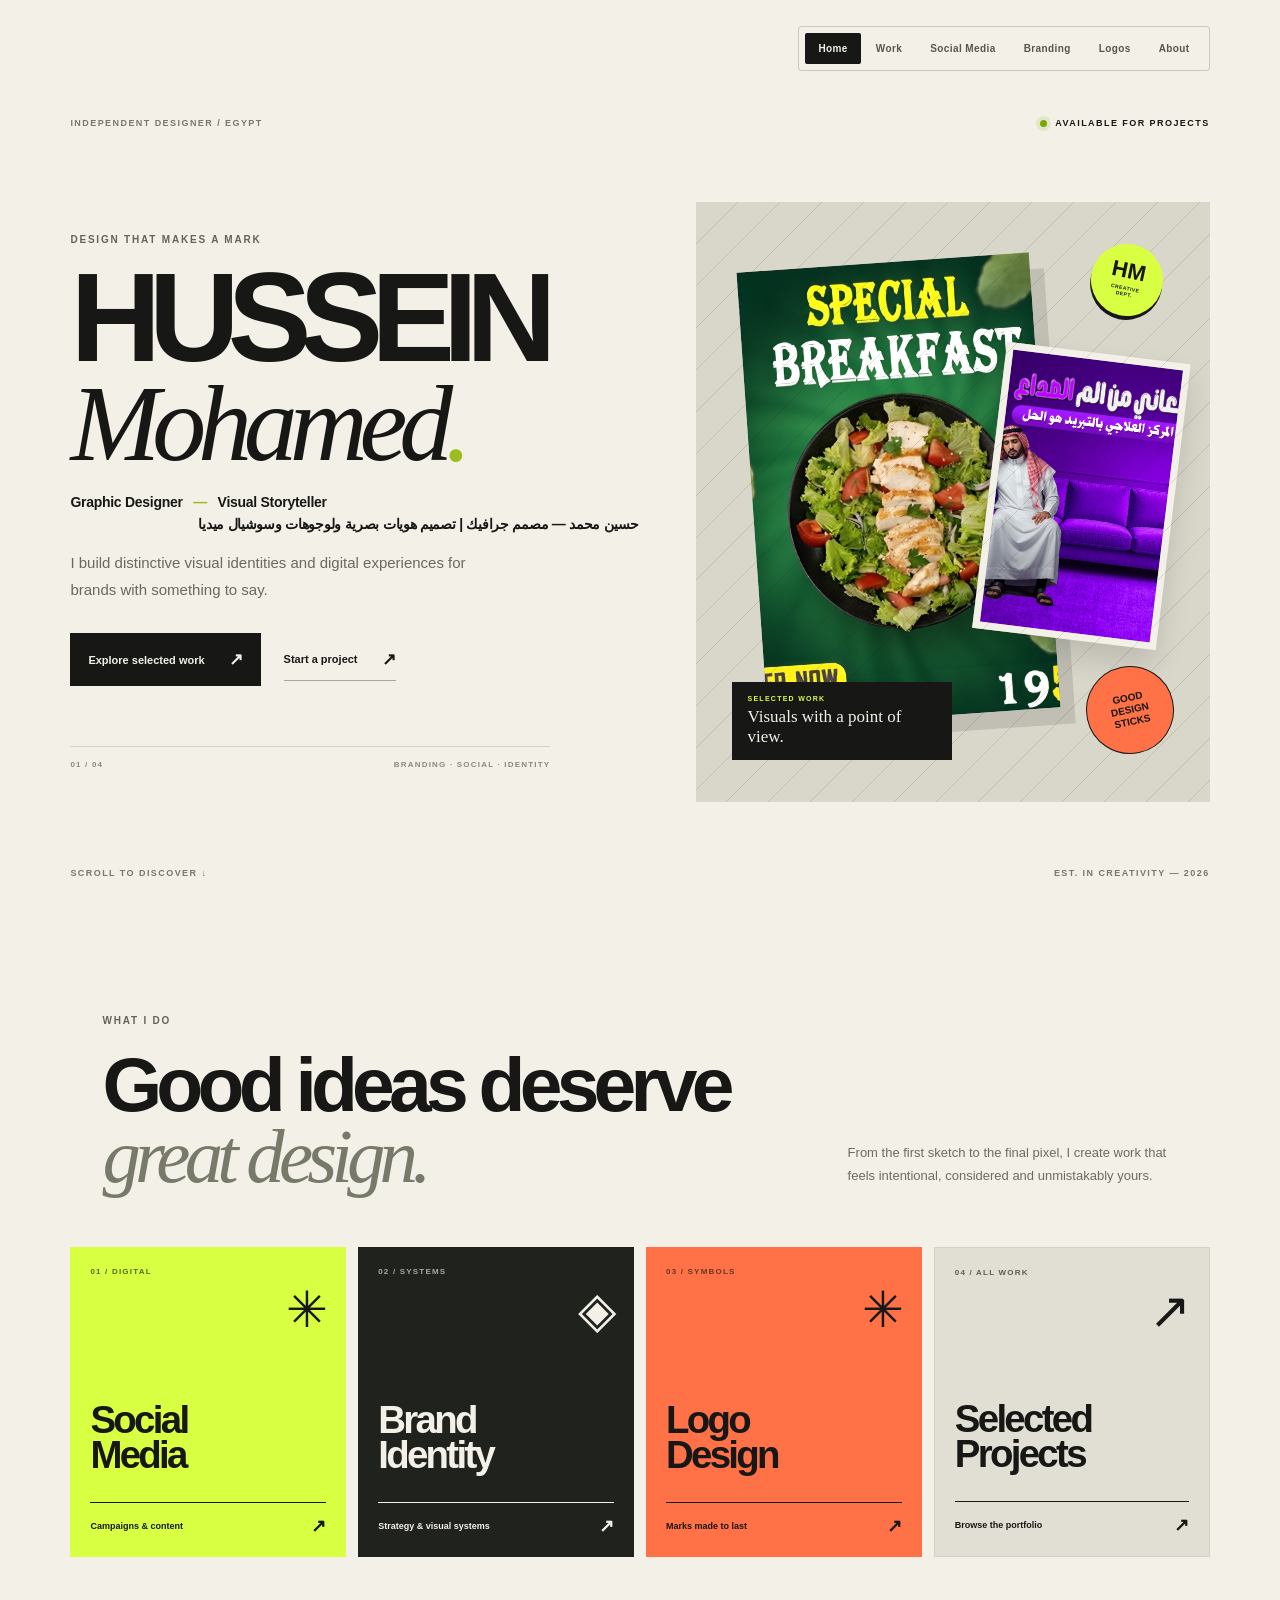
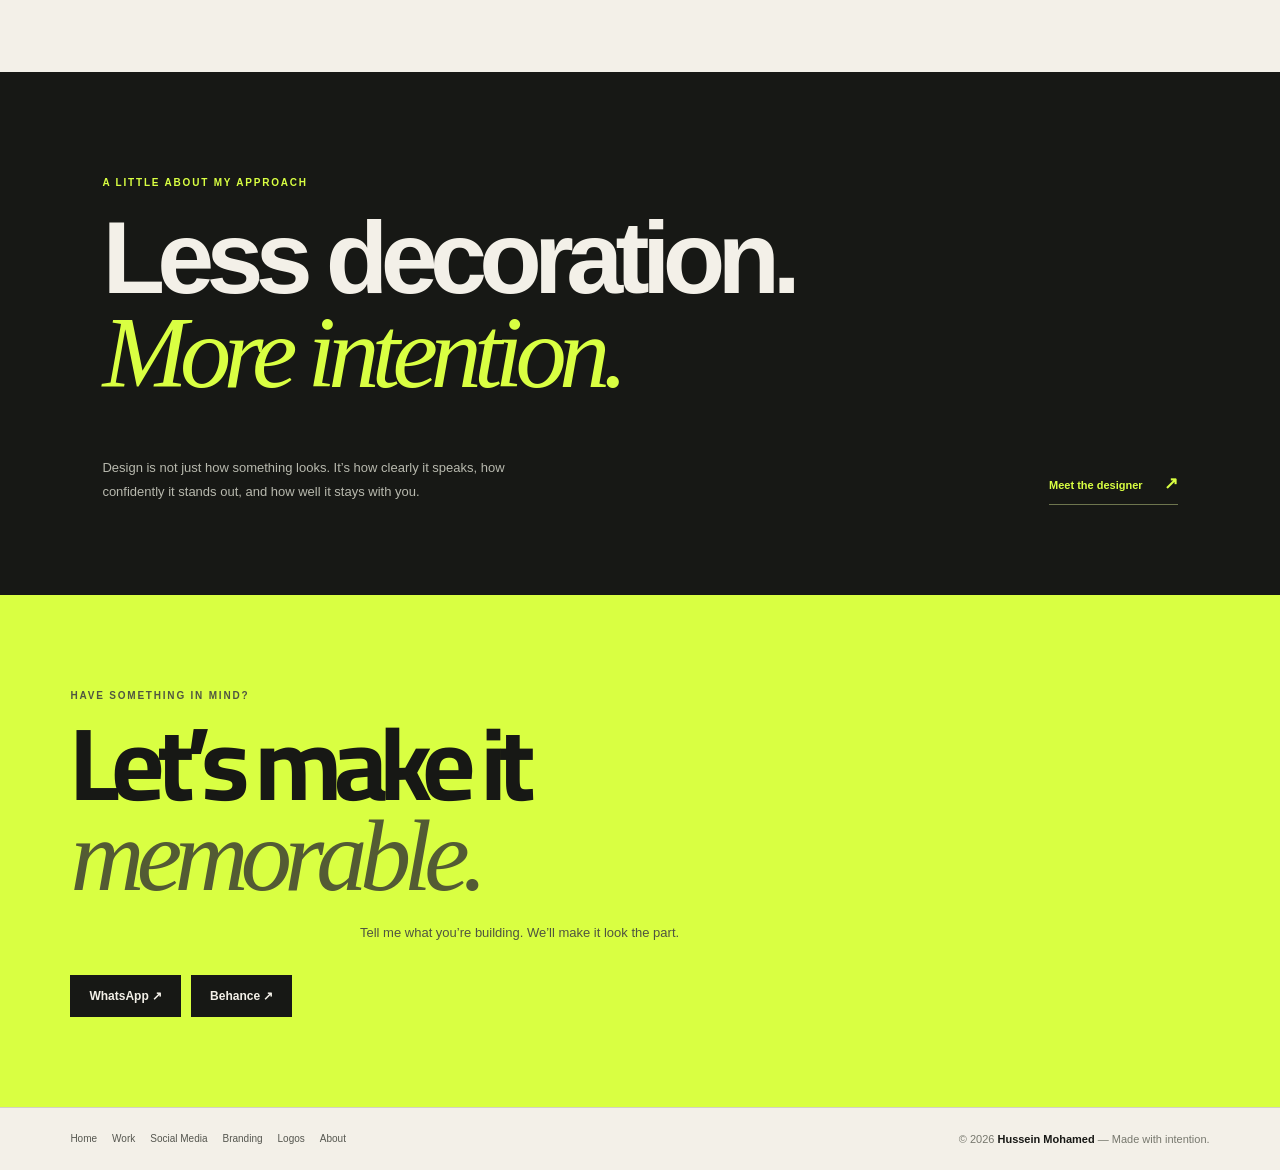
<file: index.html>
<!DOCTYPE html>
<html lang="en">
<head>
<meta charset="UTF-8"><meta name="viewport" content="width=device-width,initial-scale=1.0">
<meta name="theme-color" content="#f3f0e8"><meta name="description" content="حسين محمد — مصمم جرافيك مصري، تصميم هويات بصرية، لوجوهات، وتصميمات سوشيال ميديا. Hussein Mohamed — graphic designer crafting bold identities, campaign visuals and digital experiences.">
<title>حسين محمد — مصمم جرافيك | Hussein Mohamed Graphic Designer</title><link rel="stylesheet" href="style.css">
<link rel="canonical" href="https://husaynmohamed4-star.github.io/PORTOFOLIO1/">
<meta property="og:type" content="website"><meta property="og:title" content="حسين محمد — مصمم جرافيك | Hussein Mohamed"><meta property="og:description" content="Hussein Mohamed — graphic designer crafting bold identities, campaign visuals and digital experiences."><meta property="og:url" content="https://husaynmohamed4-star.github.io/PORTOFOLIO1/"><meta property="og:image" content="https://husaynmohamed4-star.github.io/PORTOFOLIO1/images/social1.jpg">
<meta name="twitter:card" content="summary_large_image">
<script type="application/ld+json">{"@context":"https://schema.org","@type":"Person","name":"Hussein Mohamed","alternateName":["Hussein Mohamed Graphic Designer","حسين محمد","حسين محمد جرافيك","حسين محمد مصمم جرافيك"],"jobTitle":"Graphic Designer","description":"حسين محمد مصمم جرافيك مصري متخصص في الهويات البصرية واللوجو والسوشيال ميديا","url":"https://husaynmohamed4-star.github.io/PORTOFOLIO1/","image":"https://husaynmohamed4-star.github.io/PORTOFOLIO1/images/social1.jpg","sameAs":["https://www.behance.net/595a6836/"],"nationality":"Egyptian"}</script>
</head><body class="home-redesign">
<nav class="portfolio-nav"><a href="index.html" class="active">Home</a><a href="portfolio.html">Work</a><a href="social.html">Social</a><a href="logos.html">Logos</a><a href="branding.html">Branding</a><a href="about.html">About</a></nav>
<main>
<section class="editorial-hero">
 <div class="hero-topline"><span>INDEPENDENT DESIGNER / EGYPT</span><span class="availability"><i></i> AVAILABLE FOR PROJECTS</span></div>
 <div class="hero-layout"><div class="hero-copy"><p class="eyebrow">DESIGN THAT MAKES A MARK</p><h1>Hussein<br><em>Mohamed<span>.</span></em></h1><p class="hero-role">Graphic Designer <b>—</b> Visual Storyteller</p><p class="hero-role" lang="ar" dir="rtl" style="margin-top:6px">حسين محمد — مصمم جرافيك | تصميم هويات بصرية ولوجوهات وسوشيال ميديا</p><p class="hero-intro">I build distinctive visual identities and digital experiences for brands with something to say.</p><div class="hero-actions"><a class="solid-btn" href="portfolio.html">Explore selected work <span>↗</span></a><a class="text-btn" href="https://wa.me/201507280647" target="_blank" rel="noopener">Start a project <span>↗</span></a></div><div class="hero-index"><span>01 / 04</span><span>BRANDING · SOCIAL · IDENTITY</span></div></div>
 <div class="hero-art" aria-label="Selected design work"><div class="art-stamp">HM<br><small>CREATIVE<br>DEPT.</small></div><figure class="art-main"><img src="images/social1.jpg" alt="Selected social media design"></figure><figure class="art-side"><img src="images/social2.jpg" alt="Another selected design"></figure><div class="art-caption"><span>SELECTED WORK</span><b>Visuals with a point of view.</b></div><div class="art-circle">GOOD<br>DESIGN<br>STICKS</div></div></div>
 <div class="hero-bottomline"><span>SCROLL TO DISCOVER ↓</span><span>EST. IN CREATIVITY — 2026</span></div>
</section>
<section class="work-intro"><div><p class="eyebrow">WHAT I DO</p><h2>Good ideas deserve<br><em>great design.</em></h2></div><p class="work-intro-copy">From the first sketch to the final pixel, I create work that feels intentional, considered and unmistakably yours.</p></section>
<section class="services-grid"><a class="service-card service-lime" href="social.html"><span class="service-no">01 / DIGITAL</span><div class="service-symbol">✳</div><h3>Social<br>Media</h3><div class="service-foot"><span>Campaigns & content</span><b>↗</b></div></a><a class="service-card service-dark" href="branding.html"><span class="service-no">02 / SYSTEMS</span><div class="service-symbol">◈</div><h3>Brand<br>Identity</h3><div class="service-foot"><span>Strategy & visual systems</span><b>↗</b></div></a><a class="service-card service-orange" href="logos.html"><span class="service-no">03 / SYMBOLS</span><div class="service-symbol">✳</div><h3>Logo<br>Design</h3><div class="service-foot"><span>Marks made to last</span><b>↗</b></div></a><a class="service-card service-paper" href="portfolio.html"><span class="service-no">04 / ALL WORK</span><div class="service-symbol">↗</div><h3>Selected<br>Projects</h3><div class="service-foot"><span>Browse the portfolio</span><b>↗</b></div></a></section>
<section class="manifesto"><p class="eyebrow">A LITTLE ABOUT MY APPROACH</p><h2>Less decoration.<br><em>More intention.</em></h2><div class="manifesto-bottom"><p>Design is not just how something looks. It’s how clearly it speaks, how confidently it stands out, and how well it stays with you.</p><a href="about.html">Meet the designer <span>↗</span></a></div></section>
<section class="contact-section redesigned-contact"><div class="contact-card"><span class="eyebrow">HAVE SOMETHING IN MIND?</span><h2>Let’s make it<br><em>memorable.</em></h2><p>Tell me what you’re building. We’ll make it look the part.</p><div class="contact-links"><a class="contact-link" href="https://wa.me/201507280647" target="_blank" rel="noopener">WhatsApp ↗</a><a class="contact-link" href="https://www.behance.net/595a6836/" target="_blank" rel="noopener">Behance ↗</a></div></div></section>
</main><footer class="site-footer"><div class="footer-links"><a href="index.html">Home</a><a href="portfolio.html">Work</a><a href="social.html">Social</a><a href="logos.html">Logos</a><a href="branding.html">Branding</a><a href="about.html">About</a></div><div>© 2026 <strong>Hussein Mohamed</strong> — Made with intention.</div></footer>
<script src="site.js"></script>
</body></html>
</file>
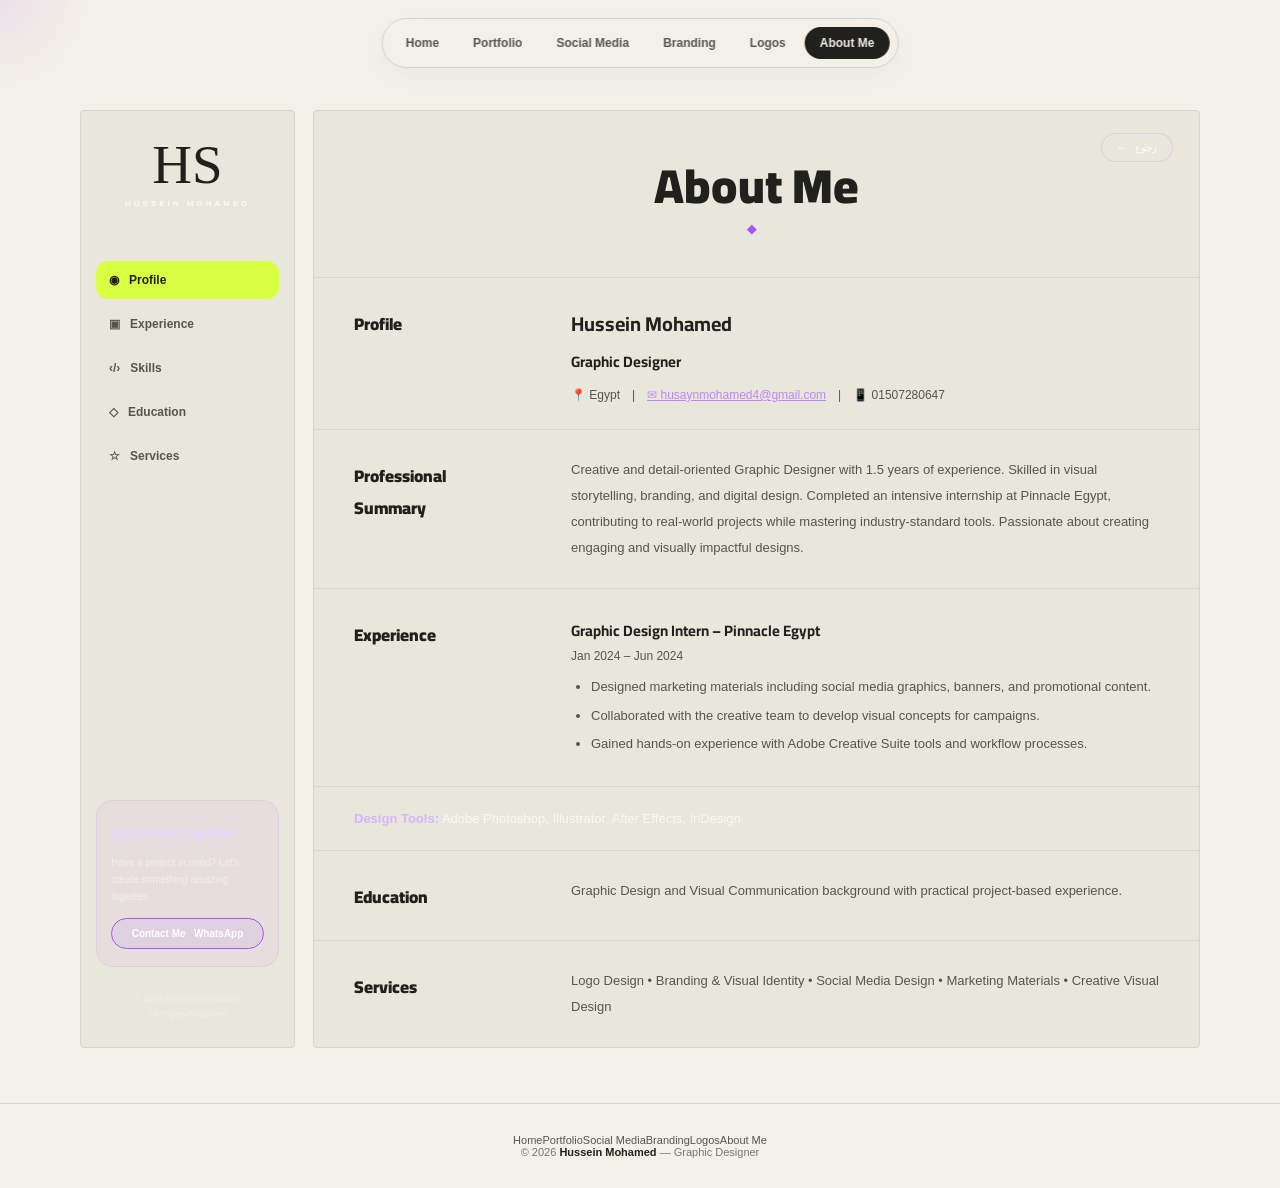
<file: about.html>
<!DOCTYPE html>
<html lang="en">
<head>
<meta charset="UTF-8">
<meta name="viewport" content="width=device-width,initial-scale=1.0">
<title>عن حسين محمد — مصمم جرافيك | About Hussein Mohamed</title>
<meta name="description" content="تعرف على حسين محمد، مصمم جرافيك مصري. Learn about Hussein Mohamed, graphic designer.">
<link rel="stylesheet" href="style.css">
</head>
<body>
<div class="cursor-glow" id="cursorGlow"></div>
<div class="hero-overlay"></div>

<nav class="portfolio-nav">
  <a href="index.html">Home</a>
  <a href="portfolio.html">Portfolio</a>
  <a href="social.html">Social Media</a>
  <a href="logos.html">Logos</a>
  <a href="branding.html">Branding</a>
  <a href="about.html" class="active">About Me</a>
</nav>

<main class="about-page">
  <div class="about-wrap">
    <div class="about-shell">

      <aside class="about-sidebar">
        <div class="about-brand">
          <div class="about-brand-mark">HS</div>
          <div class="about-brand-name">HUSSEIN MOHAMED</div>
        </div>

        <div class="about-menu">
          <a class="active" href="#profile">◉ &nbsp; Profile</a>
          <a href="#experience">▣ &nbsp; Experience</a>
          <a href="#skills">‹/› &nbsp; Skills</a>
          <a href="#education">◇ &nbsp; Education</a>
          <a href="#services">☆ &nbsp; Services</a>
        </div>

        <div class="about-cta">
          <h4>Let's Work Together</h4>
          <p>Have a project in mind? Let's create something amazing together.</p>
          <a class="about-whatsapp" href="https://wa.me/201507280647" target="_blank" rel="noopener">Contact Me &nbsp; WhatsApp</a>
        </div>

        <div class="about-copy">© 2026 Hussein Mohamed<br>All Rights Reserved</div>
      </aside>

      <section class="about-main">
        <div class="about-top">
          <a class="about-back" href="index.html">← &nbsp; رجوع</a>
          <h1 class="about-heading">About Me</h1>
        </div>

        <section class="about-row" id="profile">
          <div class="about-label">Profile</div>
          <div class="about-info">
            <h2>Hussein Mohamed</h2>
            <h3>Graphic Designer</h3>
            <div class="about-contact-line">
              <span>📍 Egypt</span>
              <span>|</span>
              <a href="mailto:husaynmohamed4@gmail.com">✉ husaynmohamed4@gmail.com</a>
              <span>|</span>
              <span>📱 01507280647</span>
            </div>
          </div>
        </section>

        <section class="about-row">
          <div class="about-label">Professional<br>Summary</div>
          <div class="about-info">
            <p>Creative and detail-oriented Graphic Designer with 1.5 years of experience. Skilled in visual storytelling, branding, and digital design. Completed an intensive internship at Pinnacle Egypt, contributing to real-world projects while mastering industry-standard tools. Passionate about creating engaging and visually impactful designs.</p>
          </div>
        </section>

        <section class="about-row" id="experience">
          <div class="about-label">Experience</div>
          <div class="about-info">
            <h3>Graphic Design Intern – Pinnacle Egypt</h3>
            <div class="muted">Jan 2024 – Jun 2024</div>
            <ul>
              <li>Designed marketing materials including social media graphics, banners, and promotional content.</li>
              <li>Collaborated with the creative team to develop visual concepts for campaigns.</li>
              <li>Gained hands-on experience with Adobe Creative Suite tools and workflow processes.</li>
            </ul>
          </div>
        </section>

        <section class="about-tools" id="skills">
          <strong>Design Tools:</strong> Adobe Photoshop, Illustrator, After Effects, InDesign
        </section>

        <section class="about-row" id="education">
          <div class="about-label">Education</div>
          <div class="about-info">
            <p>Graphic Design and Visual Communication background with practical project-based experience.</p>
          </div>
        </section>

        <section class="about-row" id="services">
          <div class="about-label">Services</div>
          <div class="about-info">
            <p>Logo Design • Branding & Visual Identity • Social Media Design • Marketing Materials • Creative Visual Design</p>
          </div>
        </section>
      </section>

    </div>
  </div>
</main>

<footer class="site-footer">
  <div class="footer-links">
    <a href="index.html">Home</a>
    <a href="portfolio.html">Portfolio</a>
    <a href="social.html">Social Media</a>
    <a href="logos.html">Logos</a>
    <a href="branding.html">Branding</a>
    <a href="about.html">About Me</a>
  </div>
  <div>© 2026 <strong>Hussein Mohamed</strong> — Graphic Designer</div>
</footer>

<script>
(function(){
  const g=document.getElementById('cursorGlow');
  if(g) window.addEventListener('mousemove',e=>{
    g.style.left=e.clientX+'px';
    g.style.top=e.clientY+'px';
  },{passive:true});
})();
</script>
<script src="site.js"></script>
</body>
</html>
</file>
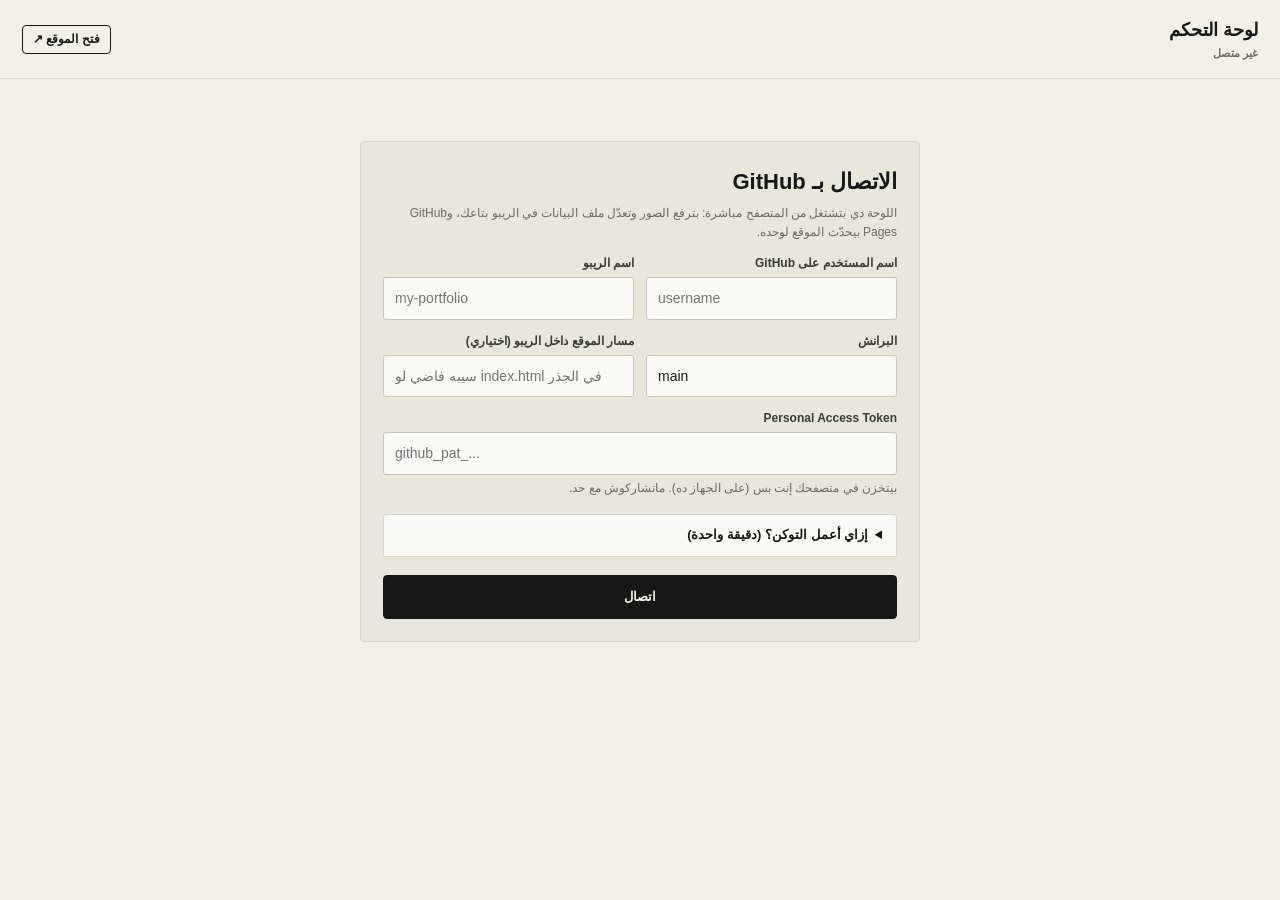
<file: admin.html>
<!DOCTYPE html>
<html lang="ar" dir="rtl">
<head>
<meta charset="UTF-8">
<meta name="viewport" content="width=device-width,initial-scale=1.0">
<meta name="robots" content="noindex,nofollow">
<title>لوحة التحكم — Hussein Mohamed</title>
<style>
:root{--paper:#f3f0e8;--ink:#171815;--acid:#d9ff42;--line:#d8d5ca;--card:#e9e6dc;--muted:#6b6c63;--danger:#d2432a;--ok:#4f7d00}
*{box-sizing:border-box;margin:0;padding:0}
body{font-family:Cairo,Tahoma,Arial,sans-serif;background:var(--paper);color:var(--ink);line-height:1.6;padding-bottom:90px}
button,input,select,textarea{font:inherit;color:inherit}
button{cursor:pointer}
.top{display:flex;align-items:center;justify-content:space-between;gap:12px;padding:16px 22px;border-bottom:1px solid var(--line);background:var(--paper);position:sticky;top:0;z-index:20}
.top h1{font-size:18px;font-weight:800}
.top h1 small{display:block;font-size:11px;color:var(--muted);font-weight:600}
.btn{border:1px solid var(--ink);background:transparent;padding:8px 16px;border-radius:4px;font-weight:700;font-size:13px;transition:.15s}
.btn:hover{background:var(--ink);color:var(--paper)}
.btn.solid{background:var(--ink);color:var(--paper)}
.btn.solid:hover{background:#000}
.btn.acid{background:var(--acid);border-color:var(--ink);color:var(--ink)}
.btn.acid:hover{background:#c9ee2e;color:var(--ink)}
.btn.danger{border-color:var(--danger);color:var(--danger)}
.btn.danger:hover{background:var(--danger);color:#fff}
.btn.sm{padding:4px 10px;font-size:12px}
.btn:disabled{opacity:.4;pointer-events:none}
.wrap{max-width:1250px;margin:0 auto;padding:22px}
.panel{background:var(--card);border:1px solid var(--line);border-radius:4px;padding:22px}
label{display:block;font-size:12px;font-weight:700;margin:12px 0 4px;color:#3b3c36}
input[type=text],input[type=password],select,textarea{width:100%;padding:9px 11px;border:1px solid #c9c5b8;background:#fbfaf6;border-radius:3px;font-size:14px}
input:focus,select:focus,textarea:focus{outline:2px solid var(--acid);border-color:var(--ink)}
.hint{font-size:12px;color:var(--muted);margin-top:4px}
.connect{max-width:560px;margin:40px auto}
.connect h2{font-size:22px;margin-bottom:4px}
.row2{display:grid;grid-template-columns:1fr 1fr;gap:12px}
details{margin-top:16px;background:#fbfaf6;border:1px solid var(--line);border-radius:3px;padding:10px 14px;font-size:13px}
details summary{cursor:pointer;font-weight:700}
details ol{padding-inline-start:20px;margin-top:8px}
details li{margin:4px 0}
details a{color:#4a6300;font-weight:700}
.layout{display:grid;grid-template-columns:270px 1fr;gap:22px;align-items:start}
.cats{display:flex;flex-direction:column;gap:6px}
.cat{display:flex;align-items:center;gap:6px;padding:10px 12px;border:1px solid var(--line);background:#fbfaf6;border-radius:3px;cursor:pointer}
.cat.on{background:var(--ink);color:var(--paper);border-color:var(--ink)}
.cat b{flex:1;font-size:14px;overflow:hidden;text-overflow:ellipsis;white-space:nowrap}
.cat span.n{font-size:11px;opacity:.65}
.cat .mv{display:flex;flex-direction:column;gap:0}
.cat .mv button{border:0;background:transparent;font-size:10px;line-height:1.1;padding:1px 4px;opacity:.55}
.cat .mv button:hover{opacity:1}
.drop{margin:16px 0;border:2px dashed #b7b3a4;border-radius:4px;padding:26px;text-align:center;background:#fbfaf6;transition:.15s}
.drop.over{border-color:var(--ink);background:var(--acid)}
.drop p{font-size:14px;font-weight:700}
.opt{display:flex;align-items:center;gap:8px;justify-content:center;margin-top:10px;font-size:12px;color:var(--muted)}
.items{display:grid;grid-template-columns:repeat(auto-fill,minmax(200px,1fr));gap:14px;margin-top:10px}
.item{background:#fbfaf6;border:1px solid var(--line);border-radius:3px;overflow:hidden;display:flex;flex-direction:column}
.item.dragover{outline:2px solid var(--ink)}
.item.new{border-color:var(--ok)}
.thumb{position:relative;aspect-ratio:1/1;background:#dcd9ce}
.thumb img{position:absolute;inset:0;width:100%;height:100%;object-fit:cover;display:block}
.handle{position:absolute;top:6px;inset-inline-start:6px;background:rgba(23,24,21,.8);color:#fff;border-radius:3px;padding:0 7px;font-size:14px;cursor:grab;user-select:none}
.badge{position:absolute;bottom:6px;inset-inline-start:6px;background:var(--ok);color:#fff;font-size:10px;font-weight:700;padding:1px 7px;border-radius:2px}
.item .f{padding:8px;display:flex;flex-direction:column;gap:6px}
.item input{font-size:12px;padding:6px 8px}
.item .acts{display:flex;gap:4px;flex-wrap:wrap}
.empty{padding:40px;text-align:center;color:var(--muted)}
.bar{position:fixed;bottom:0;inset-inline:0;background:var(--ink);color:var(--paper);padding:12px 22px;display:flex;align-items:center;gap:14px;z-index:30;transform:translateY(110%);transition:.25s}
.bar.show{transform:none}
.bar .msg{flex:1;font-size:13px}
.bar input{max-width:280px;background:#2a2b27;border-color:#444;color:#fff;font-size:13px;padding:7px 10px}
.bar .btn{border-color:var(--paper);color:var(--paper)}
.bar .btn.acid{color:var(--ink)}
.toast{position:fixed;top:78px;inset-inline-start:50%;transform:translateX(50%);background:var(--ink);color:#fff;padding:10px 18px;border-radius:4px;font-size:13px;z-index:50;max-width:92vw;display:none}
.toast.err{background:var(--danger)}
.toast.ok{background:var(--ok)}
.hidden{display:none!important}
@media(max-width:820px){.layout{grid-template-columns:1fr}.row2{grid-template-columns:1fr}.bar{flex-wrap:wrap}.bar input{max-width:none;width:100%}}
</style>
</head>
<body>

<div class="top">
  <h1>لوحة التحكم <small id="repoLabel">غير متصل</small></h1>
  <div style="display:flex;gap:8px">
    <a class="btn sm" href="index.html" target="_blank" style="text-decoration:none;display:inline-block;color:inherit">فتح الموقع ↗</a>
    <button class="btn sm hidden" id="reloadBtn">إعادة تحميل</button>
    <button class="btn sm hidden" id="logoutBtn">تسجيل خروج</button>
  </div>
</div>
<div class="toast" id="toast"></div>

<!-- ============ CONNECT ============ -->
<div class="wrap" id="connectView">
  <div class="panel connect">
    <h2>الاتصال بـ GitHub</h2>
    <p class="hint">اللوحة دي بتشتغل من المتصفح مباشرة: بترفع الصور وتعدّل ملف البيانات في الريبو بتاعك، وGitHub Pages بيحدّث الموقع لوحده.</p>
    <div class="row2">
      <div><label>اسم المستخدم على GitHub</label><input type="text" id="cOwner" dir="ltr" placeholder="username" autocomplete="off"></div>
      <div><label>اسم الريبو</label><input type="text" id="cRepo" dir="ltr" placeholder="my-portfolio" autocomplete="off"></div>
    </div>
    <div class="row2">
      <div><label>البرانش</label><input type="text" id="cBranch" dir="ltr" value="main"></div>
      <div><label>مسار الموقع داخل الريبو (اختياري)</label><input type="text" id="cBase" dir="ltr" placeholder="سيبه فاضي لو index.html في الجذر"></div>
    </div>
    <label>Personal Access Token</label>
    <input type="password" id="cToken" dir="ltr" placeholder="github_pat_..." autocomplete="off">
    <p class="hint">بيتخزن في متصفحك إنت بس (على الجهاز ده). ماتشاركوش مع حد.</p>
    <details>
      <summary>إزاي أعمل التوكن؟ (دقيقة واحدة)</summary>
      <ol>
        <li>افتح <a href="https://github.com/settings/personal-access-tokens/new" target="_blank" rel="noopener">github.com/settings/personal-access-tokens/new</a></li>
        <li>سمّيه أي اسم، وحدد مدة الصلاحية.</li>
        <li>في <b>Repository access</b> اختار <b>Only select repositories</b> واختار ريبو الموقع بس.</li>
        <li>في <b>Permissions ← Repository permissions</b> خلّي <b>Contents</b> = <b>Read and write</b>.</li>
        <li>اضغط Generate token وانسخ التوكن هنا.</li>
      </ol>
    </details>
    <button class="btn solid" id="connectBtn" style="margin-top:18px;width:100%;padding:11px">اتصال</button>
  </div>
</div>

<!-- ============ EDITOR ============ -->
<div class="wrap hidden" id="editorView">
  <div class="layout">
    <aside class="panel">
      <div style="display:flex;justify-content:space-between;align-items:center;margin-bottom:12px">
        <b>الأقسام</b>
        <button class="btn sm acid" id="addCatBtn">＋ قسم جديد</button>
      </div>
      <div class="cats" id="catList"></div>
      <p class="hint" style="margin-top:12px">الترتيب هنا هو نفس ترتيب القائمة العلوية في الموقع.</p>
    </aside>

    <section class="panel" id="catPanel"></section>
  </div>
</div>

<!-- ============ PUBLISH BAR ============ -->
<div class="bar" id="bar">
  <div class="msg" id="barMsg"></div>
  <input type="text" id="commitMsg" placeholder="وصف التعديل (اختياري)">
  <button class="btn" id="discardBtn">تراجع</button>
  <button class="btn acid" id="publishBtn">نشر التعديلات</button>
</div>

<input type="file" id="fileInput" accept="image/*" multiple class="hidden">
<input type="file" id="pdfInput" accept="application/pdf,image/*" class="hidden">

<script>
(function () {
  'use strict';
  var $ = function (s) { return document.querySelector(s); };
  var esc = function (s) {
    return String(s == null ? '' : s).replace(/[&<>"']/g, function (c) {
      return { '&': '&amp;', '<': '&lt;', '>': '&gt;', '"': '&quot;', "'": '&#39;' }[c];
    });
  };
  var enc = function (p) { return /^(https?:)?\/\//.test(p) ? p : String(p).split('/').map(encodeURIComponent).join('/'); };

  var CFG_KEY = 'hm_admin_cfg';
  var MANAGED = /^(images|files)\//;   // only these folders are ever deleted by the panel
  var cfg = null, data = null, original = '';
  var sel = 0, busy = false;
  var pending = {};   // path -> { b64, size }
  var previews = {};  // path -> objectURL (kept for the session)
  var pdfTarget = -1;

  /* ---------- helpers ---------- */
  function toast(msg, kind, ms) {
    var t = $('#toast');
    t.textContent = msg; t.className = 'toast ' + (kind || ''); t.style.display = 'block';
    clearTimeout(toast._t);
    if (ms !== 0) toast._t = setTimeout(function () { t.style.display = 'none'; }, ms || 3500);
  }
  function slug(s) {
    return String(s).toLowerCase().replace(/\.[a-z0-9]+$/, '').replace(/[^a-z0-9]+/g, '-').replace(/^-+|-+$/g, '').slice(0, 40) || 'file';
  }
  function extOf(file) {
    var m = /\.([a-z0-9]+)$/i.exec(file.name || '');
    if (m) return m[1].toLowerCase().replace('jpeg', 'jpg');
    return { 'image/png': 'png', 'image/jpeg': 'jpg', 'image/webp': 'webp', 'image/gif': 'gif', 'application/pdf': 'pdf' }[file.type] || 'bin';
  }
  function uid() { return Date.now().toString(36) + Math.random().toString(36).slice(2, 5); }
  function repoPath(p) {
    var b = (cfg.base || '').replace(/^\/+|\/+$/g, '');
    return b ? b + '/' + p : p;
  }
  function blobToB64(blob) {
    return new Promise(function (res, rej) {
      var r = new FileReader();
      r.onload = function () { res(String(r.result).split(',')[1]); };
      r.onerror = rej;
      r.readAsDataURL(blob);
    });
  }
  function b64ToText(b64) {
    var bin = atob(b64.replace(/\s/g, ''));
    var bytes = new Uint8Array(bin.length);
    for (var i = 0; i < bin.length; i++) bytes[i] = bin.charCodeAt(i);
    return new TextDecoder().decode(bytes);
  }
  function src(p) { return previews[p] || enc(p); }
  function isDirty() { return JSON.stringify(data) !== original || Object.keys(pending).length > 0; }

  /* ---------- GitHub API ---------- */
  function gh(path, opts) {
    opts = opts || {};
    var headers = {
      'Authorization': 'Bearer ' + cfg.token,
      'Accept': 'application/vnd.github+json',
      'X-GitHub-Api-Version': '2022-11-28'
    };
    if (opts.body) headers['Content-Type'] = 'application/json';
    return fetch('https://api.github.com/repos/' + cfg.owner + '/' + cfg.repo + path, {
      method: opts.method || 'GET', headers: headers, body: opts.body ? JSON.stringify(opts.body) : undefined
    }).then(function (r) {
      if (r.ok) return r.status === 204 ? null : r.json();
      return r.text().then(function (t) {
        var e = new Error(t.slice(0, 300)); e.status = r.status; throw e;
      });
    });
  }
  function explain(e) {
    if (e.status === 401) return 'التوكن غلط أو منتهي.';
    if (e.status === 403) return 'مفيش صلاحية — اتأكد إن Contents = Read and write.';
    if (e.status === 404) return 'الريبو أو الملف مش موجود — راجع اسم المستخدم والريبو وصلاحيات التوكن.';
    if (e.status === 422 || e.status === 409) return 'GitHub رفض التعديل (' + e.status + '). جرب إعادة التحميل وكرر العملية.';
    return e.message || 'خطأ غير متوقع';
  }

  function loadData() {
    var url = '/contents/' + enc(repoPath('data/portfolio.json')) + '?ref=' + encodeURIComponent(cfg.branch);
    return gh(url).then(function (j) {
      return JSON.parse(b64ToText(j.content));
    });
  }

  /* ---------- connect / session ---------- */
  function showEditor() {
    $('#connectView').classList.add('hidden');
    $('#editorView').classList.remove('hidden');
    $('#reloadBtn').classList.remove('hidden');
    $('#logoutBtn').classList.remove('hidden');
    $('#repoLabel').textContent = cfg.owner + '/' + cfg.repo + ' · ' + cfg.branch;
  }
  function start(c) {
    cfg = c;
    $('#connectBtn').disabled = true;
    toast('جاري الاتصال...', '', 0);
    return loadData().then(function (d) {
      data = d; data.categories = data.categories || [];
      data.categories.forEach(function (x) { x.items = x.items || []; });
      original = JSON.stringify(data);
      pending = {}; sel = 0;
      localStorage.setItem(CFG_KEY, JSON.stringify(cfg));
      showEditor(); render();
      toast('اتصلت ✓', 'ok');
    }).catch(function (e) {
      $('#toast').style.display = 'none';
      cfg = null;
      toast(e.status === 404 ? 'ملف data/portfolio.json مش موجود في الريبو. ارفع الموقع كامل الأول (مع فولدر data) أو راجع المسار/البرانش.' : explain(e), 'err', 7000);
    }).then(function () { $('#connectBtn').disabled = false; });
  }
  $('#connectBtn').onclick = function () {
    var c = {
      owner: $('#cOwner').value.trim(), repo: $('#cRepo').value.trim(),
      branch: $('#cBranch').value.trim() || 'main', base: $('#cBase').value.trim(), token: $('#cToken').value.trim()
    };
    if (!c.owner || !c.repo || !c.token) return toast('كمّل البيانات الأساسية (المستخدم، الريبو، التوكن).', 'err');
    start(c);
  };
  $('#logoutBtn').onclick = function () {
    if (isDirty() && !confirm('فيه تعديلات لسه ماتنشرتش. تخرج برضه؟')) return;
    localStorage.removeItem(CFG_KEY); location.reload();
  };
  $('#reloadBtn').onclick = function () {
    if (isDirty() && !confirm('هتفقد التعديلات اللي لسه ماتنشرتش. تكمل؟')) return;
    start(cfg);
  };
  window.addEventListener('beforeunload', function (e) {
    if (data && isDirty()) { e.preventDefault(); e.returnValue = ''; }
  });

  /* ---------- rendering ---------- */
  function cat() { return data.categories[sel]; }

  function render() { renderCats(); renderPanel(); updateBar(); }

  function renderCats() {
    var el = $('#catList');
    if (!data.categories.length) { el.innerHTML = '<p class="hint">مفيش أقسام لسه.</p>'; return; }
    el.innerHTML = data.categories.map(function (c, i) {
      return '<div class="cat' + (i === sel ? ' on' : '') + '" data-i="' + i + '">' +
        '<div class="mv"><button data-mv="-1" title="فوق">▲</button><button data-mv="1" title="تحت">▼</button></div>' +
        '<b>' + esc(c.title || '(بدون اسم)') + '</b><span class="n">' + c.items.length + '</span></div>';
    }).join('');
  }
  $('#catList').addEventListener('click', function (e) {
    var row = e.target.closest('.cat'); if (!row) return;
    var i = +row.dataset.i;
    var mv = e.target.closest('[data-mv]');
    if (mv) {
      var j = i + +mv.dataset.mv;
      if (j < 0 || j >= data.categories.length) return;
      var arr = data.categories; var t = arr[i]; arr[i] = arr[j]; arr[j] = t;
      sel = j; render(); return;
    }
    sel = i; render();
  });

  function renderPanel() {
    var p = $('#catPanel');
    var c = cat();
    if (!c) { p.innerHTML = '<div class="empty">اعمل قسم جديد من الزرار اللي على اليمين عشان تبدأ.</div>'; return; }
    p.innerHTML =
      '<div class="row2">' +
        '<div><label>اسم القسم (بيظهر كعنوان)</label><input type="text" dir="auto" data-f="title" value="' + esc(c.title) + '"></div>' +
        '<div><label>الاسم في القائمة العلوية</label><input type="text" dir="auto" data-f="nav" value="' + esc(c.nav) + '"></div>' +
      '</div>' +
      '<div class="row2">' +
        '<div><label>الكلمة الصغيرة فوق العنوان</label><input type="text" dir="auto" data-f="kicker" value="' + esc(c.kicker) + '"></div>' +
        '<div><label>شكل العرض</label><select data-f="layout">' +
          '<option value="grid"' + (c.layout !== 'brand' ? ' selected' : '') + '>شبكة مربعات (سوشيال ميديا)</option>' +
          '<option value="brand"' + (c.layout === 'brand' ? ' selected' : '') + '>كروت كبيرة (براندينج / لوجو)</option>' +
        '</select></div>' +
      '</div>' +
      '<label>الوصف</label><input type="text" dir="auto" data-f="description" value="' + esc(c.description) + '">' +
      '<p class="hint">اكتب <code dir="ltr">{count}</code> في الوصف وهيتحول لعدد الشغل تلقائيًا.</p>' +
      '<div class="drop" id="drop"><p>اسحب الصور هنا أو</p>' +
        '<button class="btn solid" id="pickBtn" style="margin-top:8px">اختار صور من الجهاز</button>' +
        '<label class="opt"><input type="checkbox" id="compress" checked> ضغط الصور الكبيرة تلقائيًا (أسرع للموقع ومساحة أقل)</label></div>' +
      '<div style="display:flex;justify-content:space-between;align-items:center;margin-top:18px">' +
        '<b>الشغل في القسم (' + c.items.length + ')</b>' +
        '<button class="btn sm danger" id="delCatBtn">حذف القسم</button></div>' +
      '<div class="items" id="items">' + (c.items.length ? c.items.map(itemHtml).join('') : '') + '</div>' +
      (c.items.length ? '' : '<div class="empty">القسم فاضي — ارفع صور من فوق.</div>');
  }

  function itemHtml(it, i) {
    var isNew = !!pending[it.src];
    return '<div class="item' + (isNew ? ' new' : '') + '" data-i="' + i + '">' +
      '<div class="thumb"><img src="' + esc(src(it.src)) + '" alt="" loading="lazy">' +
      '<span class="handle" title="اسحب للترتيب">⋮⋮</span>' + (isNew ? '<span class="badge">جديد</span>' : '') + '</div>' +
      '<div class="f"><input type="text" dir="auto" data-it="title" placeholder="عنوان (اختياري)" value="' + esc(it.title) + '">' +
      '<input type="text" dir="ltr" data-it="link" placeholder="رابط عند الضغط (اختياري)" value="' + esc(it.link) + '">' +
      '<div class="acts"><button class="btn sm" data-act="prev">◂ قبل</button><button class="btn sm" data-act="next">بعد ▸</button>' +
      '<button class="btn sm" data-act="pdf" title="ارفع PDF أو صورة تتفتح لما حد يضغط">ملف مرتبط</button>' +
      '<button class="btn sm danger" data-act="del">حذف</button></div></div></div>';
  }

  /* delegated events for the category panel */
  $('#catPanel').addEventListener('input', function (e) {
    var c = cat(); if (!c) return;
    var f = e.target.dataset.f, it = e.target.dataset.it;
    if (f) { c[f] = e.target.value; renderCats(); updateBar(); }
    else if (it) {
      var card = e.target.closest('.item'); var item = c.items[+card.dataset.i];
      if (e.target.value) item[it] = e.target.value; else delete item[it];
      updateBar();
    }
  });
  $('#catPanel').addEventListener('change', function (e) {
    if (e.target.dataset.f === 'layout') { cat().layout = e.target.value; updateBar(); }
  });
  $('#catPanel').addEventListener('click', function (e) {
    var c = cat(); if (!c) return;
    if (e.target.id === 'pickBtn') { $('#fileInput').click(); return; }
    if (e.target.id === 'delCatBtn') {
      if (!confirm('تحذف قسم "' + c.title + '" وكل صوره؟ (الحذف بيتنفذ فعليًا لما تضغط نشر)')) return;
      data.categories.splice(sel, 1); sel = Math.max(0, sel - 1); render(); return;
    }
    var b = e.target.closest('[data-act]'); if (!b) return;
    var i = +b.closest('.item').dataset.i, act = b.dataset.act;
    if (act === 'del') {
      var gone = c.items.splice(i, 1)[0];
      cleanupPending();
      render(); return;
    }
    if (act === 'prev' || act === 'next') {
      var j = act === 'prev' ? i - 1 : i + 1;
      if (j < 0 || j >= c.items.length) return;
      var t = c.items[i]; c.items[i] = c.items[j]; c.items[j] = t;
      render(); return;
    }
    if (act === 'pdf') { pdfTarget = i; $('#pdfInput').click(); }
  });

  /* drag & drop reorder (via the ⋮⋮ handle) */
  var dragFrom = -1;
  $('#catPanel').addEventListener('mousedown', function (e) {
    if (e.target.classList.contains('handle')) e.target.closest('.item').draggable = true;
  });
  $('#catPanel').addEventListener('dragstart', function (e) {
    var card = e.target.closest && e.target.closest('.item');
    if (!card) return;
    dragFrom = +card.dataset.i; e.dataTransfer.effectAllowed = 'move';
    try { e.dataTransfer.setData('text/plain', String(dragFrom)); } catch (x) {}
  });
  $('#catPanel').addEventListener('dragend', function (e) {
    var card = e.target.closest && e.target.closest('.item'); if (card) card.draggable = false;
    dragFrom = -1;
    document.querySelectorAll('.item.dragover').forEach(function (n) { n.classList.remove('dragover'); });
  });
  $('#catPanel').addEventListener('dragover', function (e) {
    if (dragFrom < 0) return;   // files dragged from the OS are handled by the drop zone
    var card = e.target.closest('.item'); if (!card) return;
    e.preventDefault();
    document.querySelectorAll('.item.dragover').forEach(function (n) { n.classList.remove('dragover'); });
    card.classList.add('dragover');
  });
  $('#catPanel').addEventListener('drop', function (e) {
    if (dragFrom < 0) return;
    var card = e.target.closest('.item'); if (!card) return;
    e.preventDefault();
    var to = +card.dataset.i, c = cat();
    if (to !== dragFrom) { var m = c.items.splice(dragFrom, 1)[0]; c.items.splice(to, 0, m); }
    dragFrom = -1; render();
  });

  /* ---------- adding categories ---------- */
  $('#addCatBtn').onclick = function () {
    var id = 'cat-' + uid();
    data.categories.push({ id: id, title: 'New Category', nav: 'New', kicker: 'New Category', description: '{count} projects.', layout: 'grid', items: [] });
    sel = data.categories.length - 1; render();
    var t = document.querySelector('[data-f="title"]'); if (t) { t.focus(); t.select(); }
  };

  /* ---------- uploading ---------- */
  function prepImage(file, compress) {
    var ext = extOf(file);
    var keep = { blob: file, ext: ext };
    if (!compress || /gif|svg/.test(file.type) || typeof createImageBitmap !== 'function') return Promise.resolve(keep);
    return createImageBitmap(file).then(function (bmp) {
      var MAX = 2200, sc = Math.min(1, MAX / Math.max(bmp.width, bmp.height));
      if (sc === 1 && file.size < 1.5e6) return keep;
      var cv = document.createElement('canvas');
      cv.width = Math.round(bmp.width * sc); cv.height = Math.round(bmp.height * sc);
      var ctx = cv.getContext('2d');
      var png = file.type === 'image/png';
      if (!png) { ctx.fillStyle = '#fff'; ctx.fillRect(0, 0, cv.width, cv.height); }
      ctx.drawImage(bmp, 0, 0, cv.width, cv.height);
      return new Promise(function (res) {
        cv.toBlob(function (b) {
          res(b && b.size < file.size ? { blob: b, ext: png ? 'png' : 'jpg' } : keep);
        }, png ? 'image/png' : 'image/jpeg', 0.88);
      });
    }).catch(function () { return keep; });
  }

  function stage(blob, folder, name, ext) {
    var path = folder + '/' + uid() + '-' + slug(name) + '.' + ext;
    return blobToB64(blob).then(function (b64) {
      pending[path] = { b64: b64, size: blob.size };
      if (/^image\//.test(blob.type)) previews[path] = URL.createObjectURL(blob);
      return path;
    });
  }

  function addImages(files) {
    var c = cat(); if (!c) return toast('اختار قسم الأول.', 'err');
    files = Array.prototype.filter.call(files, function (f) { return /^image\//.test(f.type); });
    if (!files.length) return toast('مفيش صور صالحة في اللي اخترته.', 'err');
    var compress = $('#compress') ? $('#compress').checked : true;
    var chain = Promise.resolve(), n = 0;
    files.forEach(function (f) {
      chain = chain.then(function () {
        toast('جاري تجهيز الصور ' + (++n) + '/' + files.length + '...', '', 0);
        return prepImage(f, compress).then(function (r) {
          return stage(r.blob, 'images/' + c.id, f.name, r.ext);
        }).then(function (path) { c.items.push({ src: path, title: '' }); });
      });
    });
    chain.then(function () { render(); toast('اتضافت ' + files.length + ' صورة — اضغط "نشر التعديلات" لما تخلص.', 'ok'); })
      .catch(function () { render(); toast('حصلت مشكلة في تجهيز الصور.', 'err'); });
  }
  $('#fileInput').onchange = function () { addImages(this.files); this.value = ''; };

  $('#pdfInput').onchange = function () {
    var f = this.files[0]; this.value = '';
    var c = cat(); if (!f || !c || pdfTarget < 0) return;
    var i = pdfTarget; pdfTarget = -1;
    toast('جاري تجهيز الملف...', '', 0);
    stage(f, 'files/' + c.id, f.name, extOf(f)).then(function (path) {
      c.items[i].link = path; render(); toast('اتربط الملف — اضغط نشر لما تخلص.', 'ok');
    });
  };

  var panel = $('#catPanel');
  panel.addEventListener('dragover', function (e) {
    if (dragFrom >= 0) return;
    var d = e.target.closest('#drop');
    if (d && e.dataTransfer && Array.prototype.indexOf.call(e.dataTransfer.types || [], 'Files') > -1) { e.preventDefault(); d.classList.add('over'); }
  });
  panel.addEventListener('dragleave', function (e) { var d = e.target.closest('#drop'); if (d) d.classList.remove('over'); });
  panel.addEventListener('drop', function (e) {
    var d = e.target.closest('#drop');
    if (d && e.dataTransfer && e.dataTransfer.files.length) { e.preventDefault(); d.classList.remove('over'); addImages(e.dataTransfer.files); }
  });
  window.addEventListener('dragover', function (e) { e.preventDefault(); });
  window.addEventListener('drop', function (e) { if (!e.target.closest('#drop')) e.preventDefault(); });

  /* drop staged files nobody references any more */
  function referenced() {
    var set = {};
    data.categories.forEach(function (c) {
      c.items.forEach(function (it) { if (it.src) set[it.src] = 1; if (it.link) set[it.link] = 1; });
    });
    return set;
  }
  function cleanupPending() {
    var ref = referenced();
    Object.keys(pending).forEach(function (p) { if (!ref[p]) delete pending[p]; });
  }

  /* ---------- publish bar ---------- */
  function updateBar() {
    cleanupPending();
    var d = isDirty();
    $('#bar').classList.toggle('show', d || busy);
    var n = Object.keys(pending).length;
    if (!busy) $('#barMsg').textContent = 'فيه تعديلات لسه ماتنشرتش' + (n ? ' (' + n + ' ملف جديد للرفع)' : '');
    $('#publishBtn').disabled = busy; $('#discardBtn').disabled = busy;
  }
  $('#discardBtn').onclick = function () {
    if (!confirm('تلغي كل التعديلات اللي لسه ماتنشرتش؟')) return;
    data = JSON.parse(original); pending = {}; sel = Math.min(sel, data.categories.length - 1); if (sel < 0) sel = 0; render();
  };

  $('#publishBtn').onclick = function () {
    if (busy) return;
    var bad = data.categories.filter(function (c) { return !String(c.title || '').trim(); });
    if (bad.length) return toast('فيه قسم من غير اسم — اكتبله اسم الأول.', 'err');
    busy = true; updateBar();
    var say = function (m) { $('#barMsg').textContent = m; };
    var branch = cfg.branch;
    var ref = referenced();
    var toUpload = Object.keys(pending).filter(function (p) { return ref[p]; });

    // files that existed before and are no longer used anywhere → delete (images/ and files/ only)
    var before = {};
    JSON.parse(original).categories.forEach(function (c) {
      (c.items || []).forEach(function (it) { if (it.src) before[it.src] = 1; if (it.link) before[it.link] = 1; });
    });
    var toDelete = Object.keys(before).filter(function (p) { return !ref[p] && MANAGED.test(p); });

    var baseCommit, baseTree, entries = [];
    say('بيبدأ النشر...');
    gh('/git/ref/heads/' + encodeURIComponent(branch)).then(function (r) {
      baseCommit = r.object.sha;
      return gh('/git/commits/' + baseCommit);
    }).then(function (c) {
      baseTree = c.tree.sha;
      return toDelete.length ? gh('/git/trees/' + baseTree + '?recursive=1') : { tree: [] };
    }).then(function (tr) {
      var exists = {}; tr.tree.forEach(function (t) { exists[t.path] = 1; });
      toDelete.forEach(function (p) {
        if (exists[repoPath(p)]) entries.push({ path: repoPath(p), mode: '100644', type: 'blob', sha: null });
      });
      var chain = Promise.resolve(), i = 0;
      toUpload.forEach(function (p) {
        chain = chain.then(function () {
          say('رفع الملفات ' + (++i) + '/' + toUpload.length + '...');
          return gh('/git/blobs', { method: 'POST', body: { content: pending[p].b64, encoding: 'base64' } }).then(function (b) {
            entries.push({ path: repoPath(p), mode: '100644', type: 'blob', sha: b.sha });
          });
        });
      });
      return chain;
    }).then(function () {
      say('حفظ ملف البيانات...');
      var json = JSON.stringify(data, null, 2) + '\n';
      return gh('/git/blobs', { method: 'POST', body: { content: json, encoding: 'utf-8' } });
    }).then(function (b) {
      entries.push({ path: repoPath('data/portfolio.json'), mode: '100644', type: 'blob', sha: b.sha });
      say('إنشاء النسخة...');
      return gh('/git/trees', { method: 'POST', body: { base_tree: baseTree, tree: entries } });
    }).then(function (t) {
      return gh('/git/commits', { method: 'POST', body: {
        message: ($('#commitMsg').value.trim() || 'Update portfolio via admin panel'), tree: t.sha, parents: [baseCommit]
      } });
    }).then(function (c) {
      return gh('/git/refs/heads/' + encodeURIComponent(branch), { method: 'PATCH', body: { sha: c.sha } });
    }).then(function () {
      original = JSON.stringify(data); pending = {}; $('#commitMsg').value = '';
      busy = false; render();
      toast('اتنشر ✓ — الموقع بيتحدّث خلال دقيقة تقريبًا.', 'ok', 7000);
    }).catch(function (e) {
      busy = false; updateBar();
      toast('فشل النشر: ' + explain(e), 'err', 9000);
    });
  };

  /* ---------- boot ---------- */
  try { var saved = JSON.parse(localStorage.getItem(CFG_KEY) || 'null'); } catch (e) { saved = null; }
  if (saved && saved.token) {
    ['Owner', 'Repo', 'Branch', 'Base'].forEach(function (k) { $('#c' + k).value = saved[k.toLowerCase()] || (k === 'Branch' ? 'main' : ''); });
    start(saved);
  }
})();
</script>
</body>
</html>
</file>
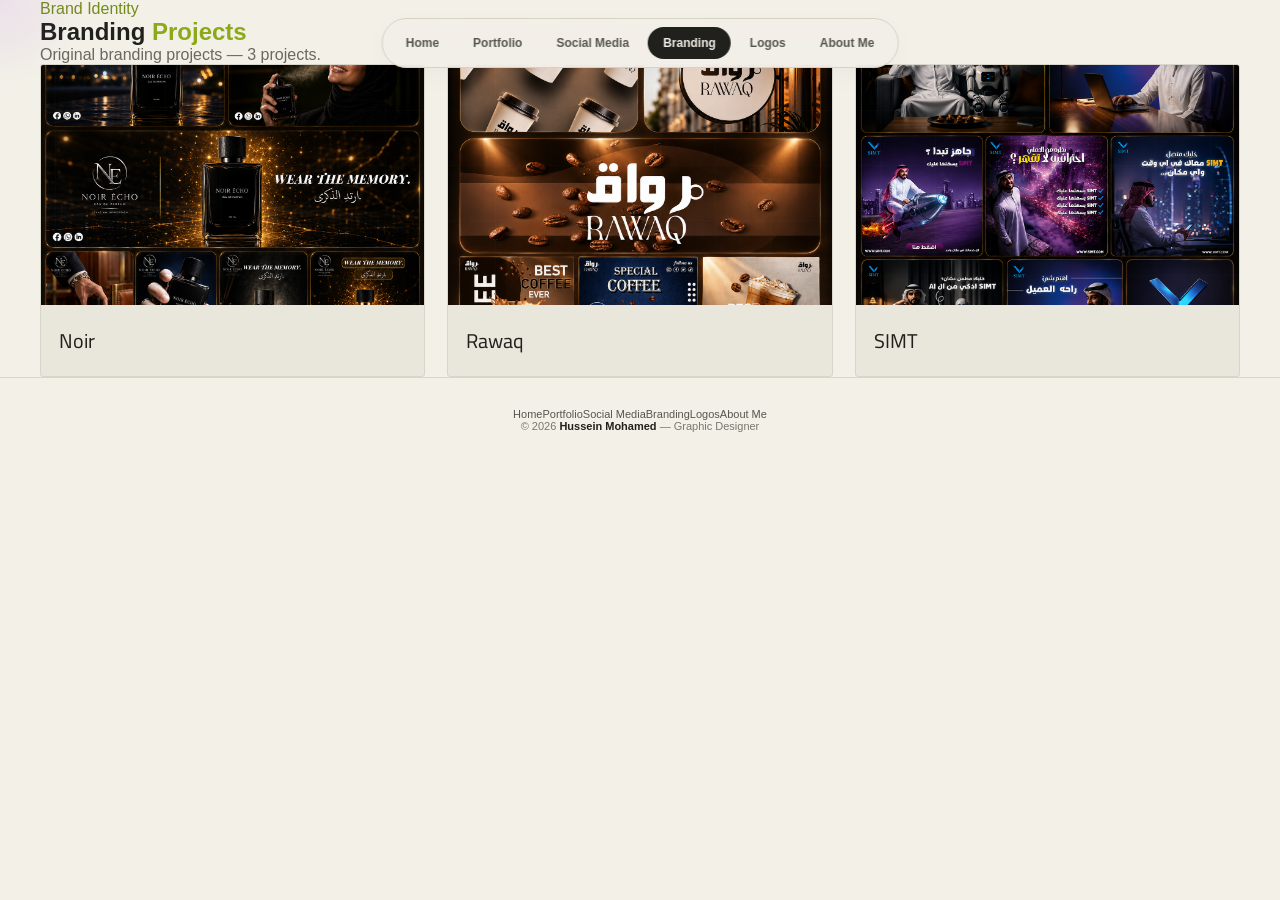
<file: branding.html>
<!DOCTYPE html>
<html lang="en">
<head>
<meta charset="UTF-8">
<meta name="viewport" content="width=device-width,initial-scale=1.0">
<title>Branding Projects — Hussein Mohamed</title>
<link rel="stylesheet" href="style.css">
</head>
<body data-cat="branding">
<div class="cursor-glow" id="cursorGlow"></div>
<div class="hero-overlay"></div>
<nav class="portfolio-nav"><a href="index.html">Home</a><a href="portfolio.html">Portfolio</a><a href="social.html">Social Media</a><a href="logos.html">Logos</a><a href="branding.html" class="active">Branding</a><a href="about.html">About Me</a></nav>

<section class="page-hero"><div class="page-hero-inner"><div class="page-kicker" id="catKicker">Brand Identity</div><h1 class="page-title" id="catTitle"></h1><p class="page-description" id="catDesc"></p></div></section>
<section class="premium-section"><div class="premium-container"><div id="catGrid"><p style="padding:60px 0;text-align:center;color:#68695f">Loading…</p></div></div></section>

<footer class="site-footer"><div class="footer-links"><a href="index.html">Home</a><a href="portfolio.html">Portfolio</a><a href="social.html">Social Media</a><a href="logos.html">Logos</a><a href="branding.html">Branding</a><a href="about.html">About</a></div><div>© 2026 <strong>Hussein Mohamed</strong> — Graphic Designer</div></footer>
<script src="site.js"></script>
</body>
</html>
</file>
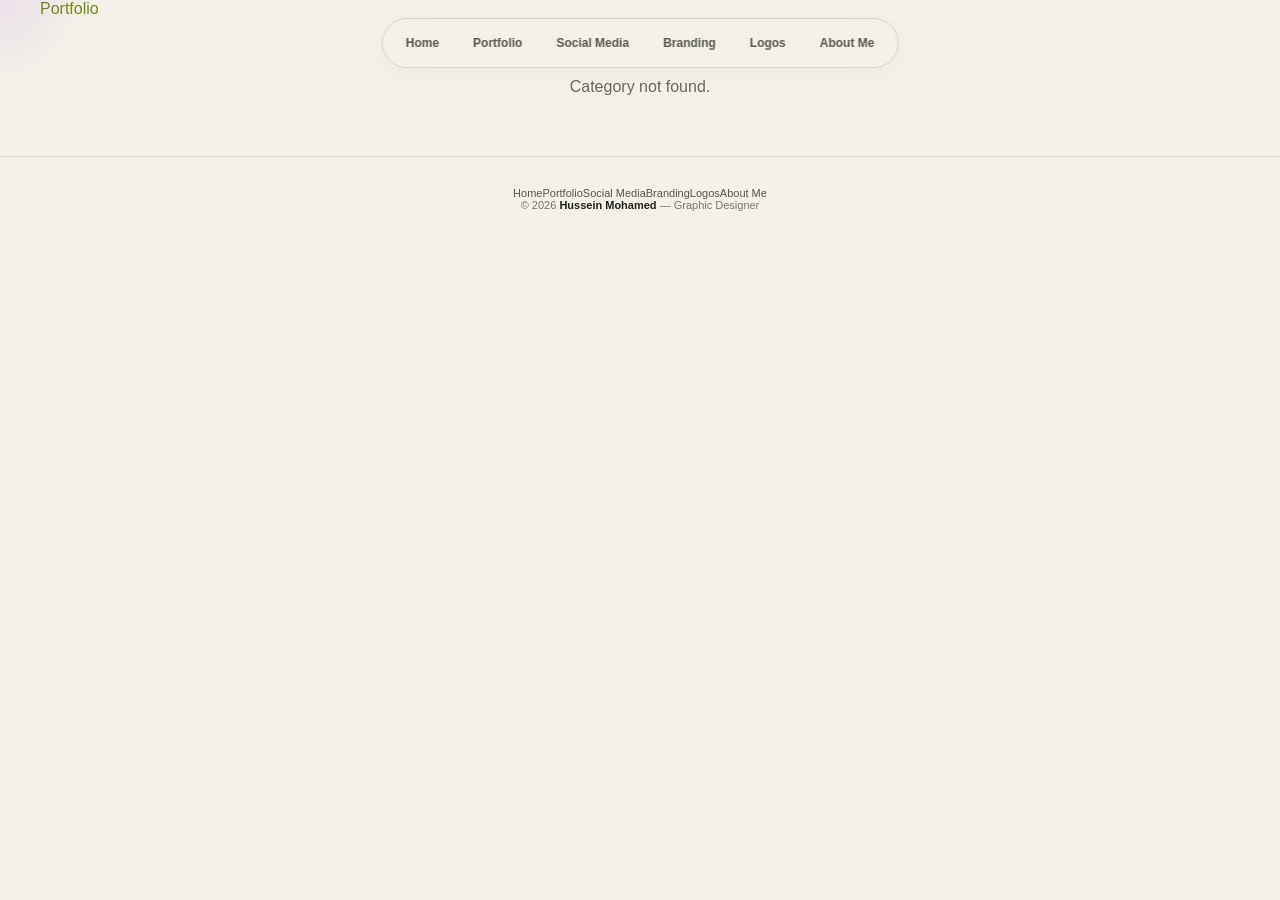
<file: category.html>
<!DOCTYPE html>
<html lang="en">
<head>
<meta charset="UTF-8">
<meta name="viewport" content="width=device-width,initial-scale=1.0">
<title>Portfolio — Hussein Mohamed</title>
<link rel="stylesheet" href="style.css">
</head>
<body>
<div class="cursor-glow" id="cursorGlow"></div>
<div class="hero-overlay"></div>
<nav class="portfolio-nav"><a href="index.html">Home</a><a href="portfolio.html" class="active">Portfolio</a><a href="social.html">Social Media</a><a href="logos.html">Logos</a><a href="branding.html">Branding</a><a href="about.html">About Me</a></nav>

<section class="page-hero"><div class="page-hero-inner"><div class="page-kicker" id="catKicker">Portfolio</div><h1 class="page-title" id="catTitle"></h1><p class="page-description" id="catDesc"></p></div></section>
<section class="premium-section"><div class="premium-container"><div id="catGrid"><p style="padding:60px 0;text-align:center;color:#68695f">Loading…</p></div></div></section>

<footer class="site-footer"><div class="footer-links"><a href="index.html">Home</a><a href="portfolio.html">Portfolio</a><a href="social.html">Social Media</a><a href="logos.html">Logos</a><a href="branding.html">Branding</a><a href="about.html">About</a></div><div>© 2026 <strong>Hussein Mohamed</strong> — Graphic Designer</div></footer>
<script src="site.js"></script>
</body>
</html>
</file>
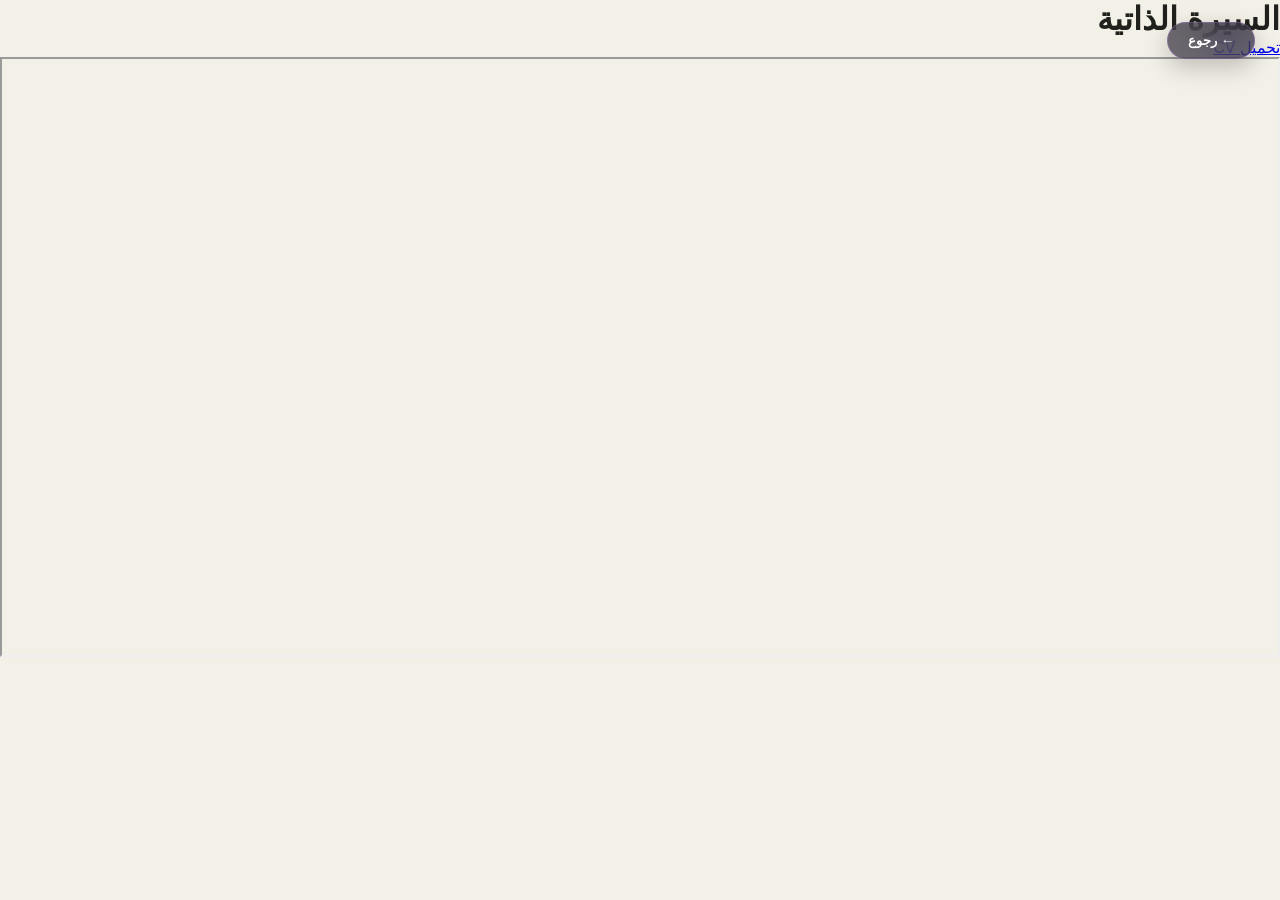
<file: cv.html>
<!DOCTYPE html>
<html lang="ar" dir="rtl">
<head>
    <meta charset="UTF-8">
    <title>My CV - Hussein</title>
    <link rel="stylesheet" href="style.css">
</head>
<body class="cv-page">

    <header class="cv-header">
        <h1>السيرة الذاتية</h1>
        <a href="files/Hussein-CV.pdf" download class="download-btn">
            تحميل CV
        </a>
    </header>

    <section class="cv-viewer">
        <iframe 
            src="files/Hussein-CV.pdf"
            width="100%"
            height="600px">
        </iframe>
    </section>

</body>
</html>
<button class="back-btn" onclick="goBack()">← رجوع</button>

<script>
function goBack() {
  window.history.back();
}
</script>
</file>
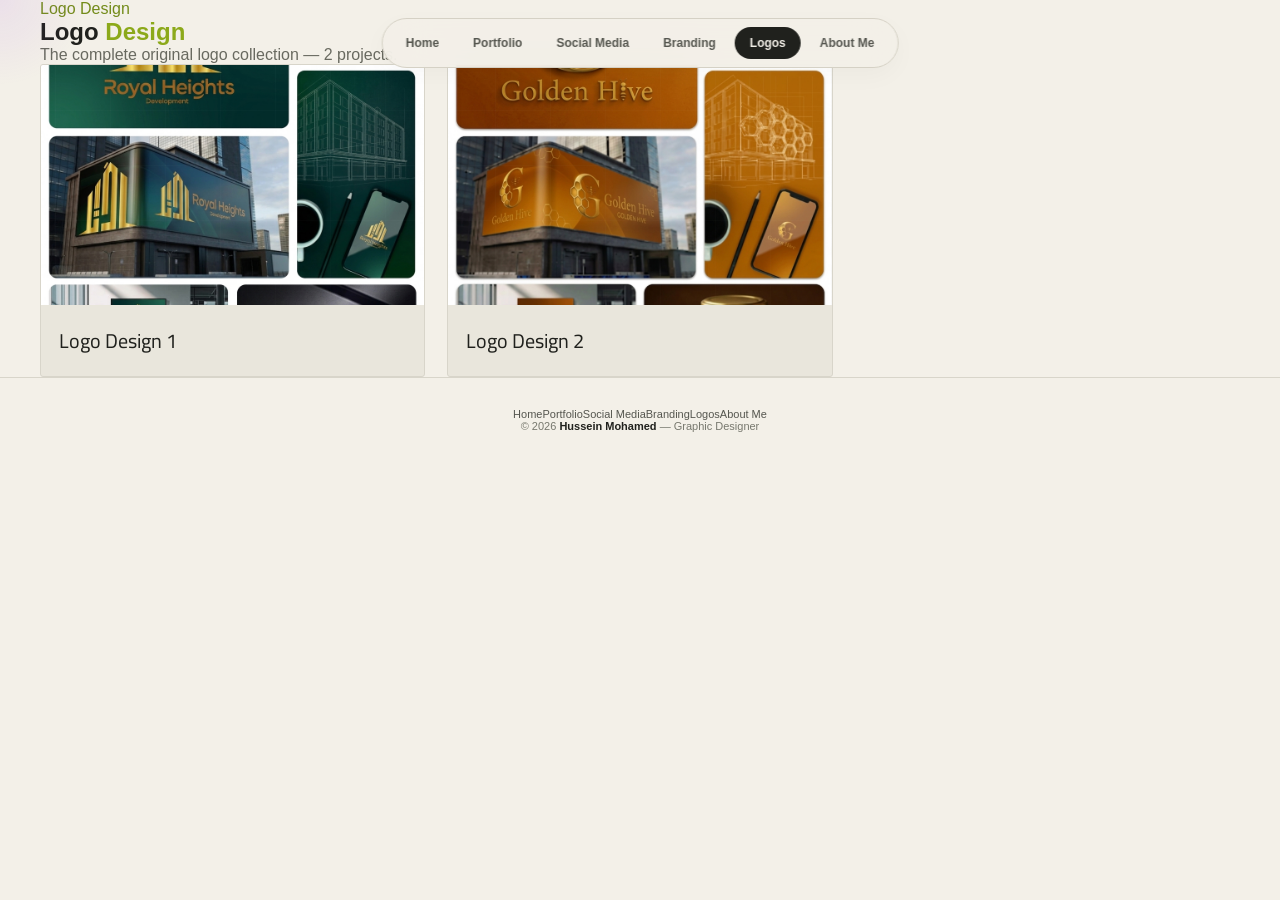
<file: logos.html>
<!DOCTYPE html>
<html lang="en">
<head>
<meta charset="UTF-8">
<meta name="viewport" content="width=device-width,initial-scale=1.0">
<title>Logo Design — Hussein Mohamed</title>
<link rel="stylesheet" href="style.css">
</head>
<body data-cat="logos">
<div class="cursor-glow" id="cursorGlow"></div>
<div class="hero-overlay"></div>
<nav class="portfolio-nav"><a href="index.html">Home</a><a href="portfolio.html">Portfolio</a><a href="social.html">Social Media</a><a href="logos.html" class="active">Logos</a><a href="branding.html">Branding</a><a href="about.html">About Me</a></nav>

<section class="page-hero"><div class="page-hero-inner"><div class="page-kicker" id="catKicker">Logo Design</div><h1 class="page-title" id="catTitle"></h1><p class="page-description" id="catDesc"></p></div></section>
<section class="premium-section"><div class="premium-container"><div id="catGrid"><p style="padding:60px 0;text-align:center;color:#68695f">Loading…</p></div></div></section>

<footer class="site-footer"><div class="footer-links"><a href="index.html">Home</a><a href="portfolio.html">Portfolio</a><a href="social.html">Social Media</a><a href="logos.html">Logos</a><a href="branding.html">Branding</a><a href="about.html">About</a></div><div>© 2026 <strong>Hussein Mohamed</strong> — Graphic Designer</div></footer>
<script src="site.js"></script>
</body>
</html>
</file>
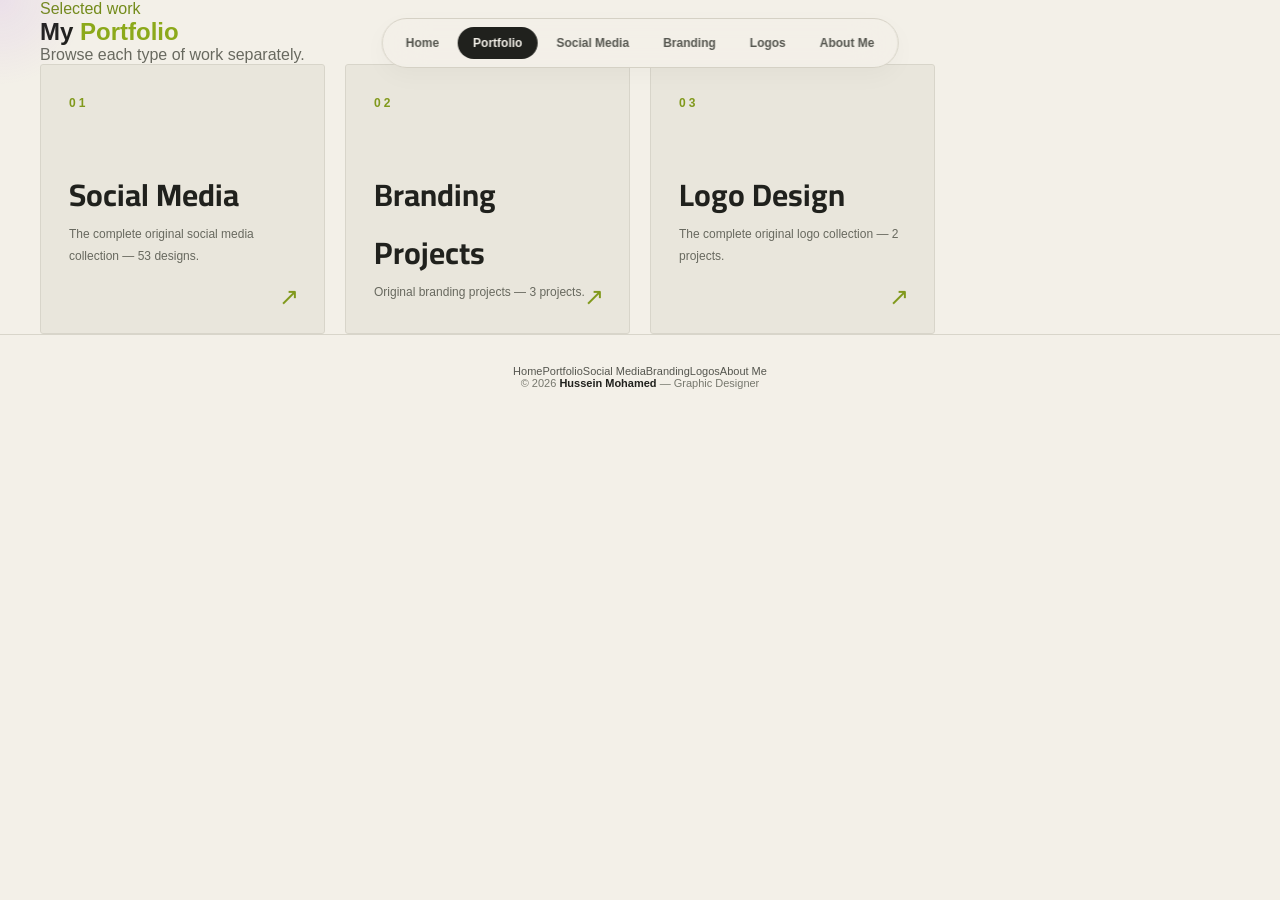
<file: portfolio.html>
<!DOCTYPE html>
<html lang="en">
<head>
<meta charset="UTF-8">
<meta name="viewport" content="width=device-width,initial-scale=1.0">
<title>Portfolio — Hussein Mohamed</title>
<link rel="stylesheet" href="style.css">
</head>
<body>
<div class="cursor-glow" id="cursorGlow"></div>
<div class="hero-overlay"></div>
<nav class="portfolio-nav"><a href="index.html">Home</a><a href="portfolio.html" class="active">Portfolio</a><a href="social.html">Social Media</a><a href="logos.html">Logos</a><a href="branding.html">Branding</a><a href="about.html">About Me</a></nav>

<section class="page-hero"><div class="page-hero-inner"><div class="page-kicker">Selected work</div><h1 class="page-title">My <span>Portfolio</span></h1><p class="page-description">Browse each type of work separately.</p></div></section>
<section class="premium-section"><div class="premium-container"><div class="ultimate-grid" id="catCards"></div></div></section>

<footer class="site-footer"><div class="footer-links"><a href="index.html">Home</a><a href="portfolio.html">Portfolio</a><a href="social.html">Social Media</a><a href="logos.html">Logos</a><a href="branding.html">Branding</a><a href="about.html">About</a></div><div>© 2026 <strong>Hussein Mohamed</strong> — Graphic Designer</div></footer>
<script src="site.js"></script>
</body>
</html>
</file>
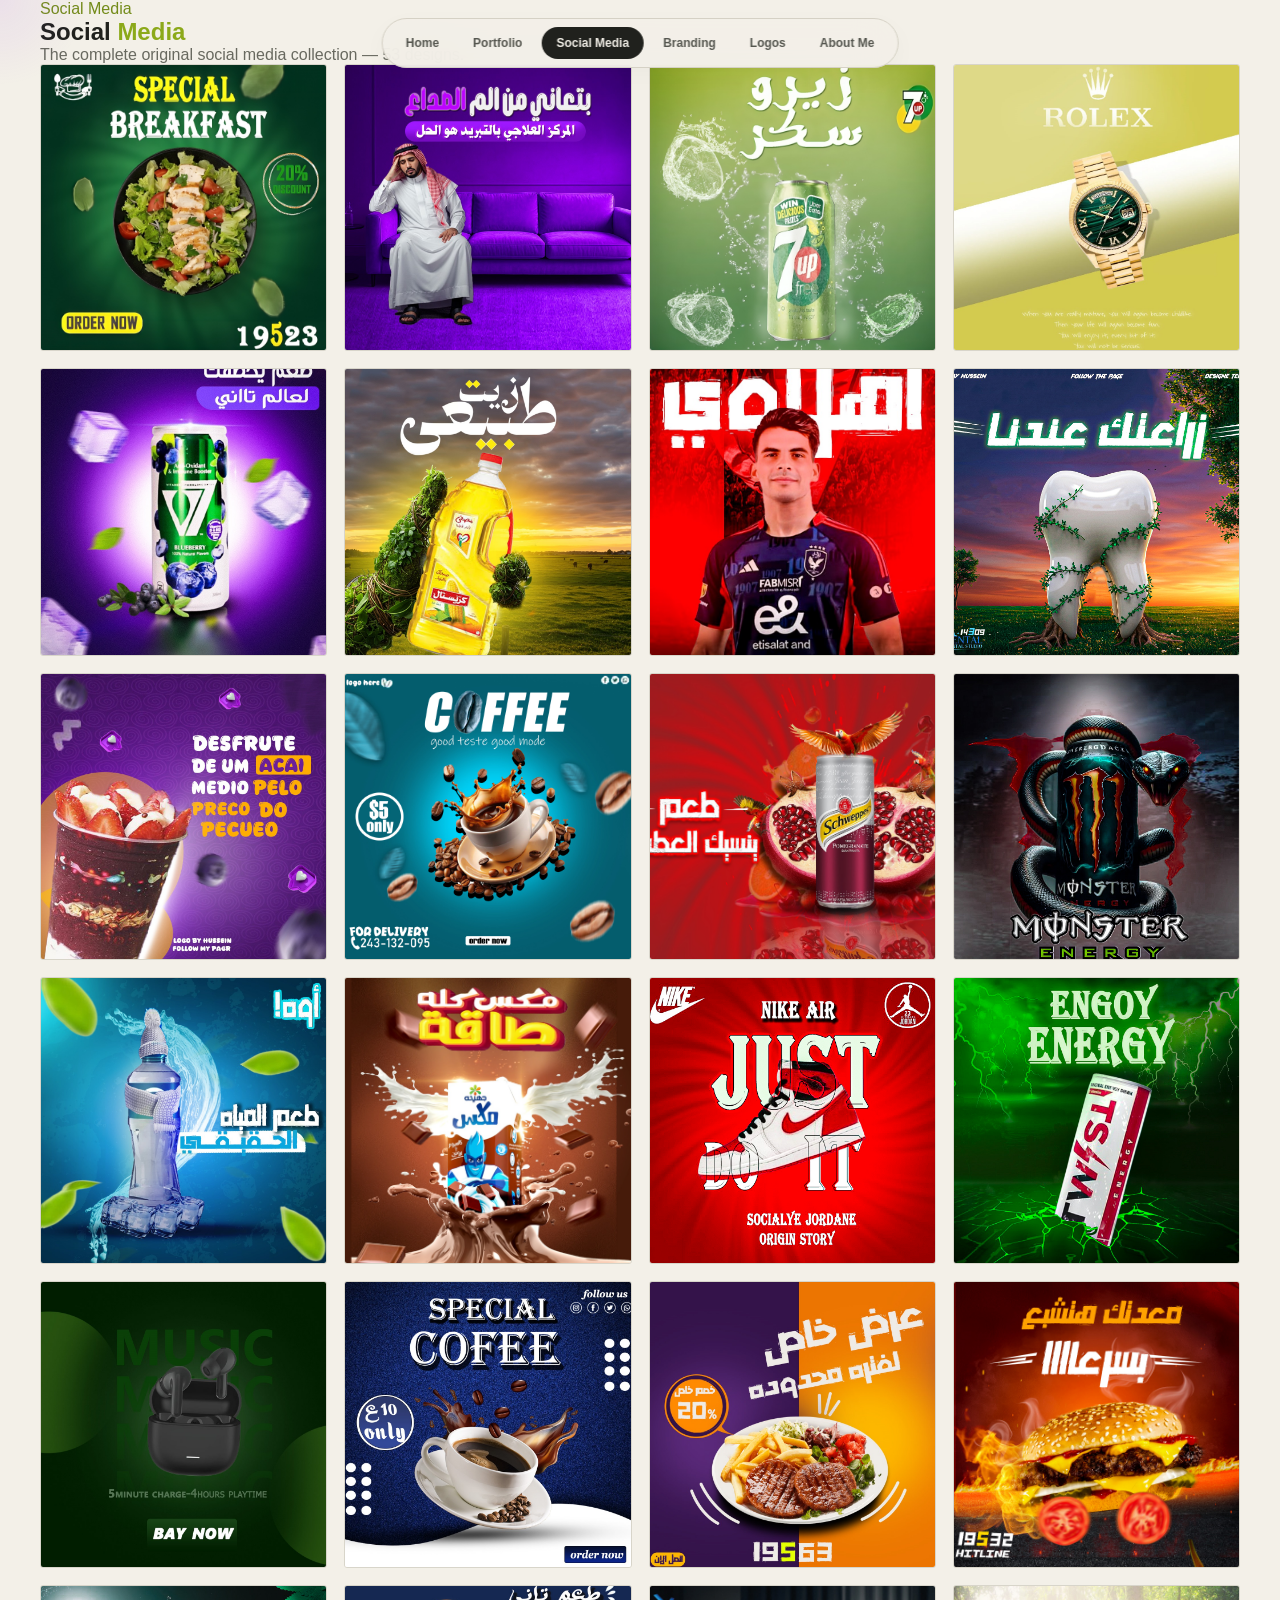
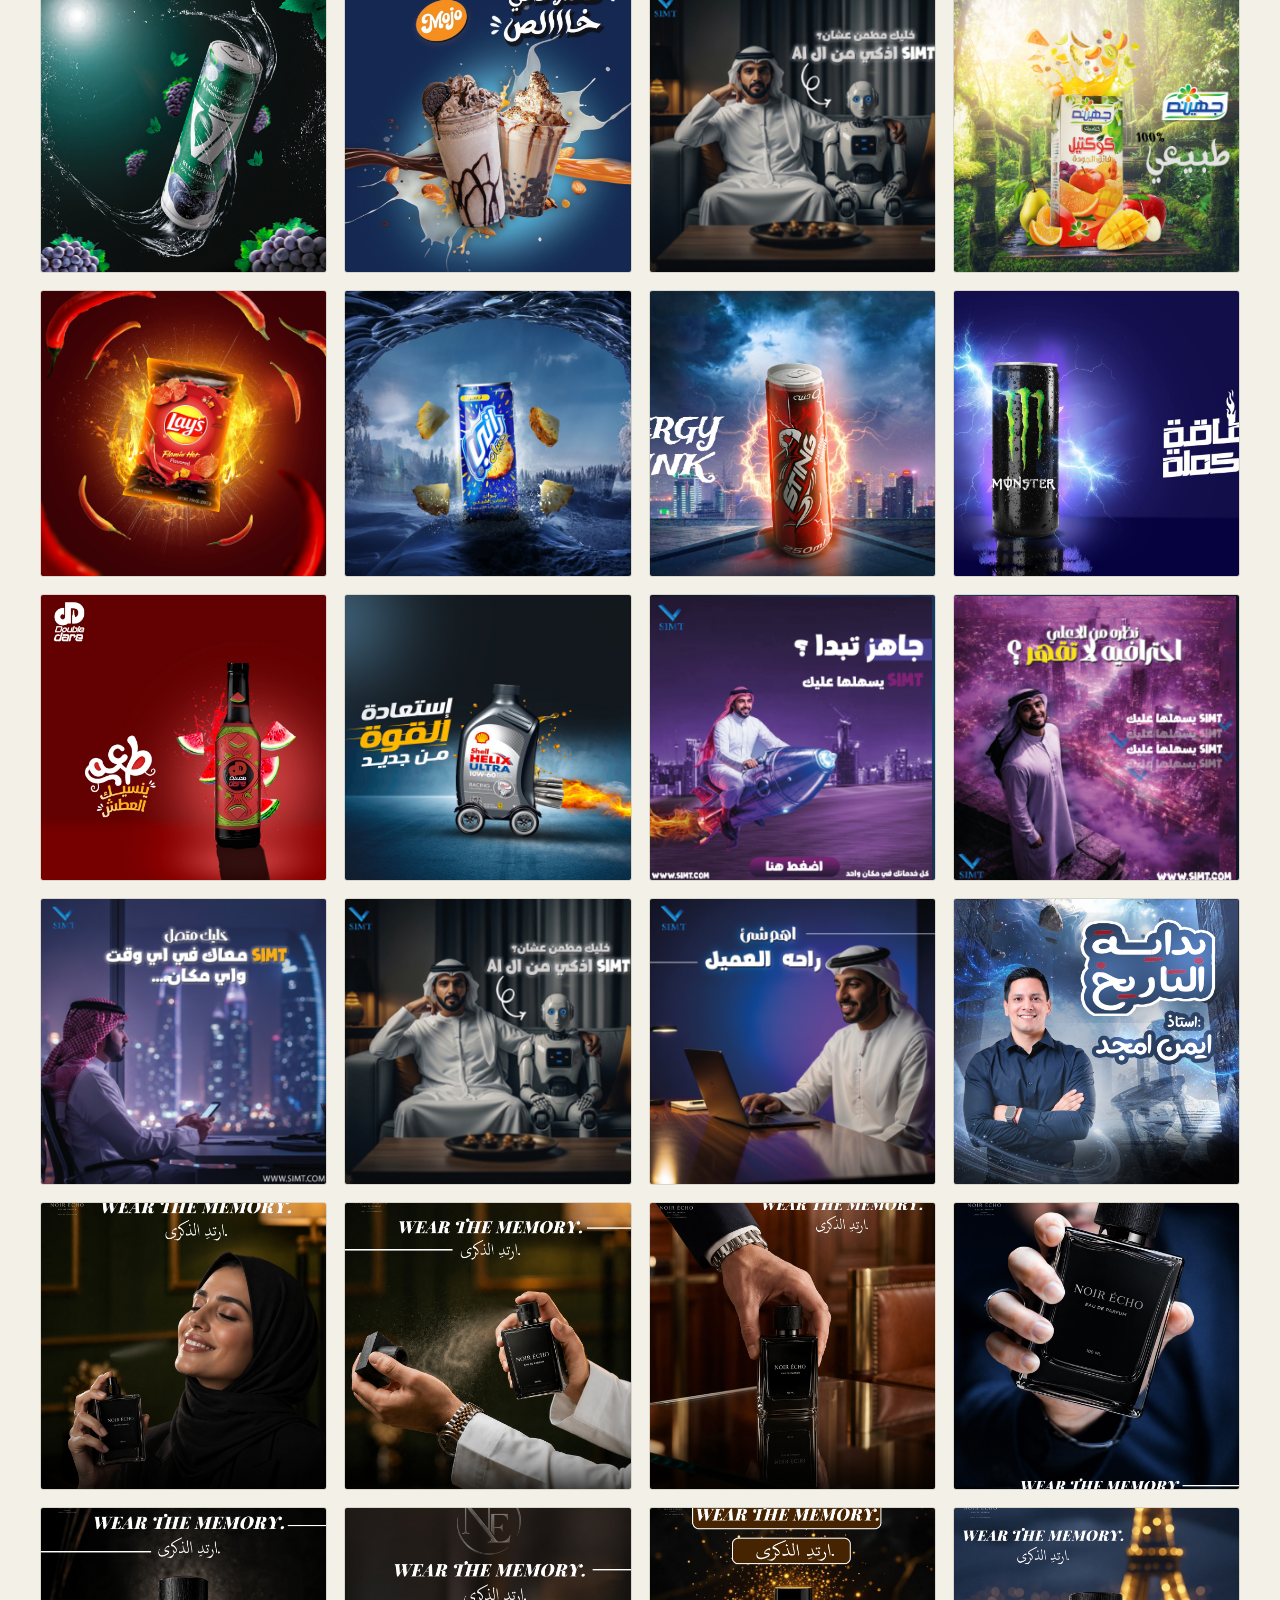
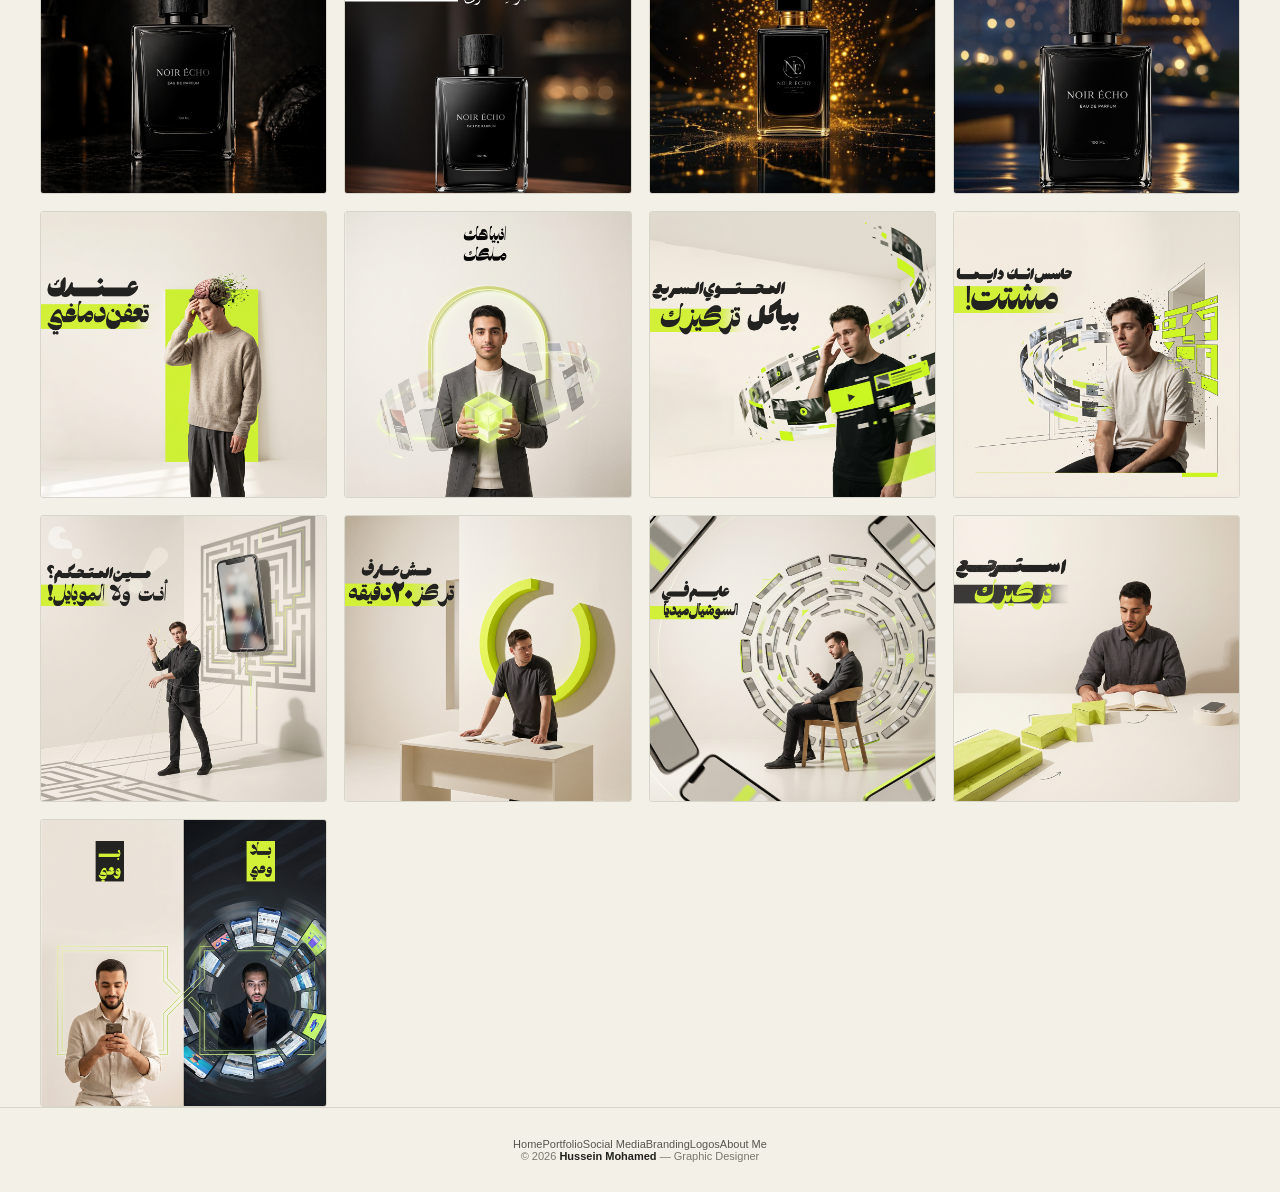
<file: social.html>
<!DOCTYPE html>
<html lang="en">
<head>
<meta charset="UTF-8">
<meta name="viewport" content="width=device-width,initial-scale=1.0">
<title>Social Media — Hussein Mohamed</title>
<link rel="stylesheet" href="style.css">
</head>
<body data-cat="social">
<div class="cursor-glow" id="cursorGlow"></div>
<div class="hero-overlay"></div>
<nav class="portfolio-nav"><a href="index.html">Home</a><a href="portfolio.html">Portfolio</a><a href="social.html" class="active">Social Media</a><a href="logos.html">Logos</a><a href="branding.html">Branding</a><a href="about.html">About Me</a></nav>

<section class="page-hero"><div class="page-hero-inner"><div class="page-kicker" id="catKicker">Social Media</div><h1 class="page-title" id="catTitle"></h1><p class="page-description" id="catDesc"></p></div></section>
<section class="premium-section"><div class="premium-container"><div id="catGrid"><p style="padding:60px 0;text-align:center;color:#68695f">Loading…</p></div></div></section>

<footer class="site-footer"><div class="footer-links"><a href="index.html">Home</a><a href="portfolio.html">Portfolio</a><a href="social.html">Social Media</a><a href="logos.html">Logos</a><a href="branding.html">Branding</a><a href="about.html">About</a></div><div>© 2026 <strong>Hussein Mohamed</strong> — Graphic Designer</div></footer>
<script src="site.js"></script>
</body>
</html>
</file>
<file: style.css>
@import url('https://fonts.googleapis.com/css2?family=Cairo:wght@400;600;700;800;900&family=Montserrat:wght@300;400;500;600;700&display=swap');

:root{
  --bg:#06040d;
  --bg2:#0d0719;
  --purple:#9b5cff;
  --purple2:#6d28d9;
  --violet:#c084fc;
  --pink:#f0abfc;
  --text:#fff;
  --muted:rgba(255,255,255,.68);
  --glass:rgba(15,10,28,.58);
  --line:rgba(192,132,252,.22);
  --shadow:0 25px 80px rgba(0,0,0,.48);
}

*{margin:0;padding:0;box-sizing:border-box}
html{scroll-behavior:smooth}
body{
  min-height:100vh;
  font-family:'Montserrat',sans-serif;
  color:var(--text);
  overflow-x:hidden;
  background:
    radial-gradient(circle at 15% 20%,rgba(109,40,217,.20),transparent 32%),
    radial-gradient(circle at 85% 75%,rgba(192,132,252,.14),transparent 30%),
    linear-gradient(135deg,#05030a 0%,#0b0614 48%,#090512 100%);
  background-attachment:fixed;
  position:relative;
}

/* Animated purple aurora */
body::before,
body::after{
  content:"";
  position:fixed;
  pointer-events:none;
  z-index:-1;
  filter:blur(55px);
  opacity:.55;
  border-radius:50%;
}
body::before{
  width:48vw;height:48vw;
  min-width:320px;min-height:320px;
  top:-14vw;right:-10vw;
  background:radial-gradient(circle,rgba(155,92,255,.58) 0%,rgba(109,40,217,.28) 38%,transparent 70%);
  animation:purpleFloat 12s ease-in-out infinite alternate;
}
body::after{
  width:42vw;height:42vw;
  min-width:300px;min-height:300px;
  bottom:-16vw;left:-10vw;
  background:radial-gradient(circle,rgba(192,132,252,.45) 0%,rgba(126,34,206,.20) 40%,transparent 72%);
  animation:purpleFloat2 15s ease-in-out infinite alternate;
}
@keyframes purpleFloat{
  0%{transform:translate3d(0,0,0) scale(1)}
  50%{transform:translate3d(-9vw,10vh,0) scale(1.12)}
  100%{transform:translate3d(-3vw,18vh,0) scale(.94)}
}
@keyframes purpleFloat2{
  0%{transform:translate3d(0,0,0) scale(.95)}
  50%{transform:translate3d(12vw,-8vh,0) scale(1.12)}
  100%{transform:translate3d(4vw,-15vh,0) scale(1)}
}

/* Moving light streak across the whole site */
body > *:first-child::before{display:none}
.hero-section::before{
  content:"";
  position:absolute;
  width:55vw;height:55vw;
  top:15%;left:-35%;
  border-radius:50%;
  background:radial-gradient(circle,rgba(155,92,255,.18),transparent 66%);
  filter:blur(30px);
  animation:purpleSweep 18s linear infinite;
  pointer-events:none;
}
@keyframes purpleSweep{
  0%{transform:translateX(0) translateY(0)}
  50%{transform:translateX(115vw) translateY(12vh)}
  100%{transform:translateX(0) translateY(0)}
}

/* subtle grain */
body .hero-overlay{
  position:absolute;
  inset:0;
  pointer-events:none;
  background:
    linear-gradient(rgba(255,255,255,.018) 1px,transparent 1px),
    linear-gradient(90deg,rgba(255,255,255,.018) 1px,transparent 1px);
  background-size:55px 55px;
  mask-image:linear-gradient(to bottom,black,transparent 92%);
}

/* logo */
#siteLogo,.fixed-logo{
  object-fit:contain;
  filter:drop-shadow(0 0 22px rgba(155,92,255,.65));
}
#siteLogo{
  position:fixed;
  z-index:9999;
  pointer-events:none;
  top:50%;left:50%;
  width:230px;
  transform:translate(-50%,-50%) scale(0);
  opacity:0;
  transition:all 1.1s cubic-bezier(.68,-.55,.27,1.55);
}
#siteLogo.show-intro{opacity:1;transform:translate(-50%,-50%) scale(1)}
#siteLogo.settled{
  top:22px;left:25px;width:78px;
  transform:translate(0,0) scale(1);
  opacity:1!important;
  pointer-events:auto;
}
.fixed-logo{
  position:fixed!important;
  top:20px!important;left:25px!important;
  width:78px!important;height:auto!important;
  opacity:1!important;transform:none!important;
  z-index:9999;
  transition:.3s ease!important;
}
.fixed-logo:hover{transform:scale(1.08)!important}

/* Hero */
.hero-section{
  min-height:100vh;
  display:flex;
  justify-content:center;
  align-items:center;
  text-align:center;
  position:relative;
  padding:90px 20px 60px;
}
.hero-content{
  position:relative;
  z-index:2;
  width:min(920px,100%);
}
.hero-content::before{
  content:"";
  position:absolute;
  inset:-80px -100px;
  z-index:-1;
  background:radial-gradient(ellipse,rgba(10,6,20,.72),transparent 67%);
  filter:blur(4px);
}
.hero-title{
  font-family:'Cairo',sans-serif;
  font-size:clamp(48px,8vw,92px);
  line-height:.95;
  font-weight:900;
  letter-spacing:-3px;
  margin-bottom:14px;
  color:transparent;
  background:linear-gradient(100deg,#fff 8%,#f1d8ff 42%,#a855f7 78%,#e9d5ff);
  -webkit-background-clip:text;
  background-clip:text;
  -webkit-text-fill-color:transparent;
  text-shadow:0 0 45px rgba(155,92,255,.18);
}
.hero-content h2{
  color:#d8b4fe!important;
  letter-spacing:2px;
}
.hero-subtitle{
  margin-top:10px;
  font-size:clamp(14px,2vw,19px);
  font-weight:500;
  letter-spacing:5px;
  text-transform:uppercase;
  color:rgba(255,255,255,.78);
}
.hero-desc{
  max-width:650px;
  margin:22px auto 0;
  line-height:1.9;
  font-size:15px;
  color:var(--muted);
}
.hero-buttons{
  margin-top:36px;
  display:flex;
  justify-content:center;
  gap:12px;
  flex-wrap:wrap;
}
.btn{
  font-family:'Montserrat',sans-serif;
  padding:14px 28px;
  border-radius:999px;
  font-weight:700;
  text-decoration:none;
  color:#fff;
  position:relative;
  overflow:hidden;
  cursor:pointer;
  background:rgba(255,255,255,.045);
  border:1px solid rgba(255,255,255,.14)!important;
  backdrop-filter:blur(14px);
  -webkit-backdrop-filter:blur(14px);
  transition:.35s cubic-bezier(.16,1,.3,1);
  box-shadow:0 10px 30px rgba(0,0,0,.2);
}
.btn::after{
  content:"";
  position:absolute;
  top:-100%;left:-40%;
  width:30%;height:300%;
  transform:rotate(25deg);
  background:rgba(255,255,255,.18);
  transition:.5s;
}
.btn:hover::after{left:120%}
.btn:hover{
  transform:translateY(-4px);
  border-color:rgba(192,132,252,.7)!important;
  box-shadow:0 12px 35px rgba(109,40,217,.32),0 0 25px rgba(155,92,255,.18);
}
.btn.primary{
  background:linear-gradient(135deg,#a855f7,#6d28d9);
  border-color:rgba(255,255,255,.2)!important;
  box-shadow:0 12px 35px rgba(109,40,217,.38);
}
.btn.primary:hover{
  background:linear-gradient(135deg,#c084fc,#7c3aed);
  box-shadow:0 15px 42px rgba(139,92,246,.55);
}
.btn.outline{border-color:rgba(192,132,252,.38)!important}

/* glass modals */
.projects-modal{
  position:fixed;inset:0;
  background:rgba(3,2,8,.72);
  backdrop-filter:blur(22px) saturate(135%);
  -webkit-backdrop-filter:blur(22px) saturate(135%);
  display:none;justify-content:center;align-items:center;
  z-index:10000;padding:20px;
}
.projects-modal.active{display:flex!important}
.modal-content{
  width:min(900px,100%);
  background:linear-gradient(145deg,rgba(28,17,48,.82),rgba(8,5,18,.78))!important;
  backdrop-filter:blur(30px);
  padding:42px;
  border-radius:32px;
  border:1px solid rgba(192,132,252,.25)!important;
  display:flex;flex-wrap:wrap;gap:18px;
  justify-content:center;
  position:relative;
  box-shadow:var(--shadow),0 0 70px rgba(109,40,217,.18);
  animation:modalAppear .45s cubic-bezier(.16,1,.3,1) forwards;
}
@keyframes modalAppear{
  from{opacity:0;transform:translateY(25px) scale(.94)}
  to{opacity:1;transform:translateY(0) scale(1)}
}
.project-box{
  background:linear-gradient(145deg,rgba(255,255,255,.07),rgba(255,255,255,.025));
  width:250px;height:150px;border-radius:24px;
  display:flex;justify-content:center;align-items:center;
  font-size:21px;font-weight:700;color:#fff;text-decoration:none;
  border:1px solid rgba(255,255,255,.10);
  transition:.35s;
}
.project-box:hover{
  transform:translateY(-8px);
  background:linear-gradient(145deg,rgba(168,85,247,.28),rgba(109,40,217,.12));
  border-color:rgba(192,132,252,.55);
  box-shadow:0 20px 45px rgba(0,0,0,.3),0 0 30px rgba(155,92,255,.25);
}

/* welcome */
#welcomeOverlay{
  position:fixed;inset:0;
  background:rgba(4,2,10,.84);
  backdrop-filter:blur(24px);
  -webkit-backdrop-filter:blur(24px);
  display:flex;justify-content:center;align-items:center;
  z-index:100000;padding:20px;
}
.welcomeBox{
  position:relative;
  background:linear-gradient(145deg,rgba(28,17,48,.88),rgba(8,5,18,.82));
  backdrop-filter:blur(30px);
  padding:45px 35px;
  border-radius:32px;
  border:1px solid rgba(192,132,252,.3);
  width:90%;max-width:430px;text-align:center;
  box-shadow:0 30px 90px rgba(0,0,0,.58),0 0 55px rgba(109,40,217,.22);
  overflow:hidden;
}
.welcomeBox::before{
  content:"";position:absolute;
  width:220px;height:220px;top:-130px;right:-100px;
  background:rgba(168,85,247,.28);
  filter:blur(45px);border-radius:50%;
}
.welcomeHeader,.welcomeForm{position:relative;z-index:1}
.welcomeHeader h2{
  font-family:'Cairo',sans-serif;font-size:34px;font-weight:900;
  color:#fff;margin-bottom:5px;
}
.welcomeHeader p{
  font-size:12px;font-weight:500;letter-spacing:3px;
  color:#d8b4fe;margin-bottom:30px;
}
.welcomeForm{display:flex;flex-direction:column;gap:14px}
.welcomeForm input{
  font-family:'Montserrat',sans-serif;width:100%;
  padding:14px 20px;border-radius:18px;
  border:1px solid rgba(255,255,255,.11);
  background:rgba(255,255,255,.045);
  color:#fff;font-size:15px;outline:none;
  transition:.3s;text-align:center;
}
.welcomeForm input::placeholder{color:rgba(255,255,255,.4)}
.welcomeForm input:focus{
  border-color:#a855f7;
  box-shadow:0 0 0 4px rgba(168,85,247,.10),0 0 25px rgba(155,92,255,.2);
  background:rgba(255,255,255,.07);
}
.welcomeForm button{
  font-family:'Montserrat',sans-serif;padding:15px 26px;
  border-radius:18px;font-weight:700;color:#fff;cursor:pointer;
  border:none;background:linear-gradient(135deg,#a855f7,#6d28d9);
  box-shadow:0 10px 28px rgba(109,40,217,.4);
  transition:.3s;font-size:15px;margin-top:7px;
}
.welcomeForm button:hover{transform:translateY(-3px);box-shadow:0 15px 35px rgba(139,92,246,.55)}

/* inner pages */
.portfolio-section,.branding-section{
  position:relative;
  min-height:100vh;
  padding:110px 20px 70px;
}
.portfolio-category h2,.branding-section h1{
  font-family:'Cairo',sans-serif;
  text-align:center;
  font-weight:900;
  color:transparent;
  background:linear-gradient(90deg,#fff,#d8b4fe,#a855f7);
  -webkit-background-clip:text;background-clip:text;
  -webkit-text-fill-color:transparent;
  text-shadow:none;
}
.portfolio-category h2{font-size:clamp(28px,5vw,44px);margin-bottom:35px}
.images-grid{
  display:grid;
  grid-template-columns:repeat(auto-fit,minmax(190px,1fr));
  gap:22px;
  max-width:1200px;
  margin:auto;
  padding:10px;
}
.image-box{
  width:100%;max-width:none;height:170px;
  overflow:hidden;border-radius:20px;
  background:rgba(255,255,255,.04);
  border:1px solid rgba(192,132,252,.17);
  transition:.4s cubic-bezier(.16,1,.3,1);
  box-shadow:0 12px 35px rgba(0,0,0,.24);
}
.image-box img{width:100%;height:100%;object-fit:cover;transition:.5s}
.image-box:hover{
  transform:translateY(-8px);
  border-color:rgba(192,132,252,.55);
  box-shadow:0 22px 50px rgba(0,0,0,.38),0 0 30px rgba(155,92,255,.20);
}
.image-box:hover img{transform:scale(1.08)}

.image-modal{
  position:fixed;inset:0;background:rgba(3,1,8,.92);
  backdrop-filter:blur(18px);
  display:none;justify-content:center;align-items:center;
  z-index:9999;flex-direction:column;gap:20px;padding:25px;
}
.image-modal.active{display:flex}
.image-modal img{
  max-width:92%;max-height:78vh;border-radius:18px;
  border:1px solid rgba(192,132,252,.28);
  box-shadow:0 0 60px rgba(109,40,217,.35);
}
.close-modal{
  font-size:40px;color:#fff;cursor:pointer;
  position:absolute;top:18px;right:28px;transition:.2s;
}
.close-modal:hover{transform:scale(1.1);color:#d8b4fe}
#downloadBtn{
  padding:12px 24px;background:linear-gradient(135deg,#a855f7,#6d28d9);
  color:#fff;border-radius:999px;text-decoration:none;font-weight:bold;
  box-shadow:0 8px 25px rgba(109,40,217,.35);transition:.3s
}
#downloadBtn:hover{transform:translateY(-3px);box-shadow:0 0 30px rgba(168,85,247,.5)}

.back-btn{
  position:fixed;top:22px;right:25px;z-index:9999;
  padding:10px 20px;border-radius:999px;
  border:1px solid rgba(192,132,252,.28);
  background:rgba(15,9,27,.58);
  color:#fff;font-weight:700;cursor:pointer;
  backdrop-filter:blur(14px);
  box-shadow:0 8px 25px rgba(0,0,0,.22);
  transition:.3s;
}
.back-btn:hover{
  transform:translateY(-3px);
  border-color:rgba(192,132,252,.65);
  background:rgba(109,40,217,.25);
  box-shadow:0 0 25px rgba(155,92,255,.22);
}

/* branding */
.branding-section{justify-content:center;display:flex;flex-direction:column;align-items:center;text-align:center}
.branding-section h1{font-size:clamp(42px,7vw,65px);margin-bottom:40px}
.pdf-buttons{
  background:rgba(15,9,27,.58);
  backdrop-filter:blur(25px);
  padding:35px;border-radius:30px;
  border:1px solid rgba(192,132,252,.22);
  display:grid;grid-template-columns:repeat(2,1fr);
  gap:18px;max-width:700px;width:100%;
  box-shadow:var(--shadow),0 0 45px rgba(109,40,217,.12);
}
.pdf-btn{
  font-family:'Montserrat',sans-serif;
  background:rgba(255,255,255,.045);
  border:1px solid rgba(255,255,255,.09);
  padding:20px 25px;border-radius:18px;color:#fff;
  font-size:17px;font-weight:600;text-decoration:none;
  display:flex;align-items:center;justify-content:center;gap:12px;
  transition:.35s;
}
.pdf-btn:hover{
  background:linear-gradient(135deg,rgba(168,85,247,.45),rgba(109,40,217,.25));
  border-color:rgba(192,132,252,.55);
  transform:translateY(-5px);
  box-shadow:0 15px 30px rgba(109,40,217,.28);
}

/* About page - also overrides the old inline green theme */
.about-section{
  padding:55px 30px!important;
  max-width:950px!important;
  margin:95px auto 50px!important;
  background:linear-gradient(145deg,rgba(25,15,42,.82),rgba(8,5,18,.76))!important;
  backdrop-filter:blur(25px)!important;
  -webkit-backdrop-filter:blur(25px)!important;
  border:1px solid rgba(192,132,252,.24)!important;
  border-radius:30px!important;
  color:#fff!important;
  box-shadow:var(--shadow),0 0 45px rgba(109,40,217,.12)!important;
}
.about-section h2{
  text-align:center!important;
  font-size:clamp(34px,6vw,48px)!important;
  margin-bottom:35px!important;
  color:transparent!important;
  background:linear-gradient(90deg,#fff,#d8b4fe,#a855f7)!important;
  -webkit-background-clip:text!important;
  background-clip:text!important;
  -webkit-text-fill-color:transparent!important;
  text-shadow:none!important;
}
.about-section table{width:100%;border-collapse:collapse;margin-bottom:20px}
.about-section th,.about-section td{
  text-align:left;padding:17px;
  border-bottom:1px solid rgba(192,132,252,.12)!important;
}
.about-section th{
  width:200px;color:#d8b4fe!important;font-weight:800;font-size:17px;
}
.about-section td{color:#ddd!important;font-size:15px;line-height:1.75}
.about-section a{color:#c084fc!important}
.about-section a:hover{color:#fff!important}
.about-section strong[style],.about-section span[style]{color:#d8b4fe!important}
.about-section li{color:#ccc!important;margin:8px 0}

/* eliminate old olive/green overrides */
[class*="about-box"],[class*="cv-container"],main section:has(.hero-title){
  background:transparent!important;
  border-color:transparent!important;
  box-shadow:none!important;
}

/* accessibility / mobile */
@media (max-width:768px){
  .hero-section{padding-top:110px}
  .hero-title{letter-spacing:-2px}
  .hero-subtitle{letter-spacing:3px}
  .btn{width:90%!important}
  .modal-content{padding:35px 18px}
  .project-box{width:100%;height:105px}
  .images-grid{grid-template-columns:repeat(2,minmax(0,1fr));gap:13px}
  .image-box{height:145px}
  .fixed-logo{left:15px!important;top:15px!important;width:65px!important}
  .back-btn{top:15px;right:15px;padding:8px 15px}
  .about-section{margin:90px 14px 35px!important;padding:35px 18px!important}
  .about-section table,.about-section tbody,.about-section tr,.about-section td,.about-section th{display:block;width:100%}
  .about-section th{padding-bottom:7px;border-bottom:0!important}
  .about-section td{padding-top:5px}
  .pdf-buttons{grid-template-columns:1fr;padding:22px}
}
@media (max-width:480px){
  .images-grid{grid-template-columns:1fr 1fr}
  .image-box{height:125px}
  .hero-desc{font-size:14px}
}
@media (prefers-reduced-motion:reduce){
  *,*::before,*::after{animation-duration:.01ms!important;animation-iteration-count:1!important;transition-duration:.01ms!important}
}

/* FINAL VISUAL UPGRADE */
.portfolio-nav{position:fixed!important;top:18px!important;left:50%!important;transform:translateX(-50%)!important;z-index:9998!important;display:flex!important;gap:5px!important;padding:8px!important;border:1px solid rgba(192,132,252,.2)!important;border-radius:999px!important;background:rgba(8,5,17,.62)!important;backdrop-filter:blur(22px)!important;box-shadow:0 15px 45px rgba(0,0,0,.3),0 0 35px rgba(109,40,217,.1)!important}
.portfolio-nav a{color:rgba(255,255,255,.7)!important;text-decoration:none!important;padding:9px 15px!important;border-radius:999px!important;font-size:12px!important;font-weight:700!important;transition:.3s!important}
.portfolio-nav a:hover,.portfolio-nav a.active{color:#fff!important;background:rgba(168,85,247,.2)!important;box-shadow:inset 0 0 0 1px rgba(192,132,252,.18),0 0 18px rgba(168,85,247,.12)!important}
.hero-kicker{display:inline-flex;align-items:center;gap:9px;padding:7px 13px;border:1px solid rgba(192,132,252,.24);border-radius:999px;background:rgba(168,85,247,.08);color:#d8b4fe;font-size:11px;font-weight:800;letter-spacing:2px;margin-bottom:20px;text-transform:uppercase}
.hero-kicker:before{content:"";width:7px;height:7px;border-radius:50%;background:#c084fc;box-shadow:0 0 15px #a855f7;animation:pulseDot 1.8s ease-in-out infinite}
@keyframes pulseDot{50%{transform:scale(1.5);opacity:.55}}
.hero-title .accent{display:block;color:transparent;background:linear-gradient(90deg,#a855f7,#d8b4fe,#fff,#a855f7);background-size:250% auto;-webkit-background-clip:text;background-clip:text;animation:titleFlow 6s linear infinite}
@keyframes titleFlow{to{background-position:250% center}}
.hero-scroll{margin-top:55px;display:flex;justify-content:center;align-items:center;gap:10px;color:rgba(255,255,255,.42);font-size:10px;letter-spacing:3px;text-transform:uppercase}
.hero-scroll span{width:24px;height:38px;border:1px solid rgba(192,132,252,.35);border-radius:20px;position:relative}
.hero-scroll span:after{content:"";position:absolute;width:3px;height:7px;border-radius:4px;background:#c084fc;left:50%;top:7px;transform:translateX(-50%);animation:scrollDot 1.8s infinite}
@keyframes scrollDot{0%,100%{top:7px;opacity:0}30%{opacity:1}70%{top:20px;opacity:1}}
.section-wrap{max-width:1200px;margin:auto}.section-heading{text-align:center;margin-bottom:38px}.section-eyebrow{display:block;color:#c084fc;font-size:10px;font-weight:800;letter-spacing:4px;text-transform:uppercase;margin-bottom:10px}
.section-heading h2{font-family:Cairo,sans-serif;font-size:clamp(30px,5vw,48px);font-weight:900;color:transparent;background:linear-gradient(90deg,#fff,#d8b4fe,#a855f7);-webkit-background-clip:text;background-clip:text;-webkit-text-fill-color:transparent}
.section-heading p{max-width:650px;margin:13px auto 0;color:rgba(255,255,255,.52);line-height:1.8;font-size:13px}
.work-filter{display:flex;justify-content:center;flex-wrap:wrap;gap:8px;margin-bottom:28px}.work-filter button{font-family:Montserrat,sans-serif;border:1px solid rgba(255,255,255,.1);background:rgba(255,255,255,.035);color:rgba(255,255,255,.65);padding:9px 15px;border-radius:999px;cursor:pointer;font-size:11px;font-weight:700;transition:.3s}.work-filter button:hover,.work-filter button.active{color:#fff;background:linear-gradient(135deg,rgba(168,85,247,.32),rgba(109,40,217,.16));border-color:rgba(192,132,252,.42)}
.showcase-grid{display:grid;grid-template-columns:repeat(12,1fr);gap:20px}.showcase-card{grid-column:span 4;min-height:300px;position:relative;overflow:hidden;border-radius:25px;border:1px solid rgba(192,132,252,.14);background:rgba(255,255,255,.035);box-shadow:0 16px 40px rgba(0,0,0,.25);cursor:pointer;transition:.45s cubic-bezier(.16,1,.3,1)}.showcase-card.large{grid-column:span 8}.showcase-card img{width:100%;height:100%;min-height:300px;object-fit:cover;display:block;transition:.7s cubic-bezier(.16,1,.3,1)}.showcase-card:after{content:"";position:absolute;inset:0;background:linear-gradient(to top,rgba(5,2,12,.92),rgba(5,2,12,.05) 62%)}.showcase-info{position:absolute;left:22px;right:22px;bottom:20px;z-index:2;transform:translateY(8px);transition:.4s}.showcase-info small{color:#c084fc;font-size:9px;font-weight:800;letter-spacing:3px;text-transform:uppercase}.showcase-info h3{font-family:Cairo,sans-serif;font-size:22px;margin-top:4px}.showcase-info p{font-size:11px;color:rgba(255,255,255,.55);margin-top:4px}.showcase-card:hover{transform:translateY(-9px);border-color:rgba(192,132,252,.46);box-shadow:0 25px 55px rgba(0,0,0,.4),0 0 35px rgba(109,40,217,.16)}.showcase-card:hover img{transform:scale(1.07)}.showcase-card:hover .showcase-info{transform:translateY(0)}
.contact-section{padding:110px 20px 95px}.contact-card{max-width:1050px;margin:auto;padding:65px 35px;border-radius:34px;text-align:center;background:radial-gradient(circle at 50% 0%,rgba(168,85,247,.2),transparent 48%),linear-gradient(145deg,rgba(27,16,47,.85),rgba(8,5,18,.78));border:1px solid rgba(192,132,252,.24);box-shadow:0 30px 90px rgba(0,0,0,.4),0 0 65px rgba(109,40,217,.14)}.contact-card h2{font-family:Cairo,sans-serif;font-size:clamp(34px,6vw,62px);line-height:1.05}.contact-card p{color:rgba(255,255,255,.58);max-width:560px;margin:15px auto 30px;line-height:1.8;font-size:14px}.contact-links{display:flex;justify-content:center;flex-wrap:wrap;gap:10px}.contact-link{color:#fff;text-decoration:none;padding:12px 20px;border-radius:999px;border:1px solid rgba(255,255,255,.11);background:rgba(255,255,255,.045);font-size:12px;font-weight:700;transition:.3s}.contact-link:hover{transform:translateY(-4px);border-color:rgba(192,132,252,.45);background:rgba(168,85,247,.18)}
.site-footer{padding:30px 20px;border-top:1px solid rgba(255,255,255,.07);text-align:center;color:rgba(255,255,255,.4);font-size:11px}.site-footer strong{color:#d8b4fe}.site-footer .footer-socials{margin-bottom:12px;display:flex;justify-content:center;gap:15px}.site-footer a{color:rgba(255,255,255,.55);text-decoration:none}.site-footer a:hover{color:#c084fc}
.cursor-glow{position:fixed;width:180px;height:180px;border-radius:50%;pointer-events:none;z-index:0;background:radial-gradient(circle,rgba(168,85,247,.1),transparent 67%);transform:translate(-50%,-50%)}
@media(max-width:768px){.portfolio-nav{top:auto!important;bottom:15px!important;width:calc(100% - 30px)!important;justify-content:space-between!important}.portfolio-nav a{padding:9px 10px!important;font-size:10px!important}.showcase-card,.showcase-card.large{grid-column:span 12}.showcase-card,.showcase-card img{min-height:260px}.contact-card{padding:50px 22px}}

/* FIX PACK — exact project categories + functional links */
.portfolio-nav{gap:4px!important}
.page-actions{display:flex;justify-content:center;flex-wrap:wrap;gap:10px;margin-top:28px}
.category-card{display:block;text-decoration:none;color:#fff;position:relative;overflow:hidden;min-height:270px;padding:28px;border:1px solid rgba(192,132,252,.16);border-radius:28px;background:linear-gradient(145deg,rgba(255,255,255,.055),rgba(255,255,255,.015));transition:.4s;box-shadow:0 20px 60px rgba(0,0,0,.25)}
.category-card:hover{transform:translateY(-8px);border-color:rgba(192,132,252,.4);box-shadow:0 30px 75px rgba(0,0,0,.4),0 0 35px rgba(109,40,217,.13)}
.category-card .number{font-size:12px;color:#c084fc;letter-spacing:3px;font-weight:900}
.category-card h3{font-family:Cairo,sans-serif;font-size:31px;margin-top:55px}
.category-card p{color:rgba(255,255,255,.55);font-size:12px;line-height:1.8;max-width:340px}
.category-card .arrow{position:absolute;right:25px;bottom:22px;color:#c084fc;font-size:24px}
.exact-grid{display:grid;grid-template-columns:repeat(4,1fr);gap:17px}
.exact-card{position:relative;overflow:hidden;border:1px solid rgba(192,132,252,.13);border-radius:22px;background:#0b0613;cursor:pointer;box-shadow:0 15px 45px rgba(0,0,0,.25);transition:.4s}
.exact-card img{width:100%;aspect-ratio:1/1;object-fit:cover;display:block;transition:.6s}
.exact-card:hover{transform:translateY(-6px);border-color:rgba(192,132,252,.4);box-shadow:0 25px 65px rgba(0,0,0,.4),0 0 28px rgba(109,40,217,.13)}
.exact-card:hover img{transform:scale(1.06)}
.exact-caption{position:absolute;left:12px;right:12px;bottom:12px;padding:9px 11px;border-radius:12px;background:rgba(5,2,10,.68);backdrop-filter:blur(12px);font-size:10px;font-weight:800;color:#fff}
.brand-grid{display:grid;grid-template-columns:repeat(3,1fr);gap:22px}
.brand-card{overflow:hidden;border:1px solid rgba(192,132,252,.16);border-radius:26px;background:linear-gradient(145deg,rgba(255,255,255,.05),rgba(255,255,255,.015));box-shadow:0 20px 65px rgba(0,0,0,.3);transition:.4s}
.brand-card:hover{transform:translateY(-7px);border-color:rgba(192,132,252,.4)}
.brand-card img{display:block;width:100%;aspect-ratio:16/10;object-fit:cover;cursor:pointer}
.brand-card .brand-name{padding:17px 18px;font-family:Cairo,sans-serif;font-size:20px}
.modal-fixed{position:fixed;inset:0;z-index:10000;display:none;align-items:center;justify-content:center;padding:25px;background:rgba(3,1,7,.88);backdrop-filter:blur(12px)}
.modal-fixed.open{display:flex}
.modal-fixed img{max-width:min(1100px,94vw);max-height:82vh;object-fit:contain;border-radius:18px;box-shadow:0 30px 100px #000}
.modal-close{position:absolute;top:22px;right:28px;width:44px;height:44px;border:1px solid rgba(255,255,255,.18);border-radius:50%;background:rgba(255,255,255,.07);color:#fff;font-size:28px;cursor:pointer}
.modal-download{position:absolute;bottom:25px;left:50%;transform:translateX(-50%);padding:11px 20px;border-radius:999px;background:#a855f7;color:#fff;text-decoration:none;font-size:11px;font-weight:800}
@media(max-width:900px){.exact-grid{grid-template-columns:repeat(3,1fr)}.brand-grid{grid-template-columns:1fr}}
@media(max-width:650px){.exact-grid{grid-template-columns:repeat(2,1fr)}}

/* ABOUT PAGE — PREMIUM RESUME LAYOUT */
.about-page{min-height:100vh;padding:110px 18px 55px;position:relative}
.about-wrap{max-width:1120px;margin:0 auto}
.about-shell{display:grid;grid-template-columns:215px 1fr;gap:18px;align-items:stretch}
.about-sidebar{border:1px solid rgba(192,132,252,.18);border-radius:28px;background:linear-gradient(180deg,rgba(12,7,24,.9),rgba(5,3,12,.78));box-shadow:0 25px 80px rgba(0,0,0,.42);padding:24px 15px;display:flex;flex-direction:column;min-height:760px}
.about-brand{text-align:center;padding:8px 0 30px;border-bottom:1px solid rgba(255,255,255,.06)}
.about-brand-mark{font-family:Georgia,serif;font-size:55px;line-height:.8;color:#d8b4fe;text-shadow:0 0 28px rgba(168,85,247,.4)}
.about-brand-name{margin-top:12px;font-size:8px;letter-spacing:3px;font-weight:900;color:rgba(255,255,255,.78)}
.about-menu{padding-top:22px;display:grid;gap:6px}
.about-menu a{color:rgba(255,255,255,.72);text-decoration:none;padding:12px 13px;border-radius:12px;font-size:12px;font-weight:700;transition:.25s}
.about-menu a:hover,.about-menu a.active{background:linear-gradient(90deg,rgba(168,85,247,.18),rgba(168,85,247,.05));color:#d8b4fe;box-shadow:inset 3px 0 0 #a855f7}
.about-cta{margin-top:auto;border:1px solid rgba(192,132,252,.18);border-radius:17px;padding:17px 14px;background:rgba(168,85,247,.05)}
.about-cta h4{font-family:Cairo,sans-serif;font-size:15px;color:#e9d5ff;margin-bottom:7px}
.about-cta p{font-size:10px;color:rgba(255,255,255,.48);line-height:1.7;margin-bottom:13px}
.about-whatsapp{display:inline-flex;align-items:center;justify-content:center;width:100%;padding:9px 10px;border-radius:999px;border:1px solid #a855f7;color:#fff;text-decoration:none;font-size:10px;font-weight:800;background:rgba(168,85,247,.09);transition:.25s}
.about-whatsapp:hover{background:rgba(168,85,247,.22);transform:translateY(-2px)}
.about-copy{margin-top:25px;text-align:center;font-size:9px;line-height:1.7;color:rgba(255,255,255,.35)}
.about-main{border:1px solid rgba(192,132,252,.2);border-radius:28px;background:linear-gradient(145deg,rgba(13,7,27,.92),rgba(7,4,16,.88));box-shadow:0 30px 100px rgba(0,0,0,.42),0 0 50px rgba(109,40,217,.08);overflow:hidden}
.about-top{padding:40px 48px 30px;position:relative}
.about-back{position:absolute;right:26px;top:22px;border:1px solid rgba(192,132,252,.25);border-radius:999px;padding:8px 15px;color:#fff;text-decoration:none;font-size:10px;background:rgba(255,255,255,.025)}
.about-heading{text-align:center;font-family:Cairo,sans-serif;font-size:48px;line-height:1;font-weight:900;color:#d8b4fe;margin:10px 0 12px}
.about-heading:after{content:"◆";display:block;color:#a855f7;font-size:12px;margin:14px auto 0;letter-spacing:10px}
.about-row{display:grid;grid-template-columns:185px 1fr;gap:32px;padding:27px 40px;border-top:1px solid rgba(255,255,255,.07)}
.about-label{font-family:Cairo,sans-serif;font-size:17px;font-weight:900;color:#d8b4fe;padding-top:3px}
.about-info h2{font-family:Cairo,sans-serif;font-size:20px;color:#fff;margin:0 0 5px}
.about-info h3{font-family:Cairo,sans-serif;font-size:15px;color:#d8b4fe;margin:0 0 4px}
.about-info .muted{font-size:12px;color:rgba(255,255,255,.6)}
.about-contact-line{display:flex;gap:12px;flex-wrap:wrap;margin-top:12px;font-size:12px;color:rgba(255,255,255,.7)}
.about-contact-line a{color:#c084fc}
.about-info p{font-size:13px;line-height:2;color:rgba(255,255,255,.72);margin:0}
.about-info ul{margin:10px 0 0;padding-left:20px;color:rgba(255,255,255,.75);font-size:13px;line-height:2.2}
.about-tools{padding:24px 40px;border-top:1px solid rgba(255,255,255,.07);font-size:13px;color:rgba(255,255,255,.72)}
.about-tools strong{color:#d8b4fe}
@media(max-width:850px){.about-shell{grid-template-columns:1fr}.about-sidebar{min-height:auto}.about-menu{grid-template-columns:repeat(3,1fr)}.about-cta,.about-copy{display:none}.about-row{grid-template-columns:1fr;gap:10px;padding:24px}.about-top{padding:38px 24px 25px}}
@media(max-width:600px){.about-page{padding:95px 10px 30px}.about-menu{grid-template-columns:repeat(2,1fr)}.about-heading{font-size:36px}.about-row{padding:20px}.about-contact-line{font-size:10px}}


/* 2026 polish & bug fixes */
html{scroll-behavior:smooth;scroll-padding-top:100px}
body{overflow-x:hidden}
img{max-width:100%}
a:focus-visible,button:focus-visible{outline:2px solid #d8b4fe;outline-offset:4px}
.portfolio-nav{max-width:calc(100vw - 24px);white-space:nowrap;overflow-x:auto;scrollbar-width:none}
.portfolio-nav::-webkit-scrollbar{display:none}
.premium-container,.page-hero-inner{width:min(1200px,calc(100% - 40px));margin-inline:auto}
.exact-card img,.brand-card img{cursor:zoom-in}
.modal-fixed{overflow:auto;gap:18px;flex-direction:column}
.modal-fixed img{display:block}
.modal-download{position:relative;z-index:2;display:inline-flex;align-items:center;justify-content:center;padding:10px 17px;border:1px solid rgba(255,255,255,.2);border-radius:999px;background:rgba(168,85,247,.2);color:#fff;text-decoration:none;font-size:12px;font-weight:700}
.modal-close{z-index:3}
.category-card:focus-visible,.exact-card:focus-within{outline:2px solid #d8b4fe;outline-offset:4px}
@media(max-width:900px){.exact-grid{grid-template-columns:repeat(3,minmax(0,1fr))}.brand-grid{grid-template-columns:repeat(2,minmax(0,1fr))}}
@media(max-width:600px){
 .portfolio-nav{left:12px!important;right:12px!important;bottom:12px!important;top:auto!important;transform:none!important;width:auto!important;justify-content:flex-start!important;padding:7px!important;gap:2px!important}
 .portfolio-nav a{flex:0 0 auto;padding:9px 11px!important;font-size:10px!important}
 .premium-container,.page-hero-inner{width:calc(100% - 28px)}
 .exact-grid{grid-template-columns:repeat(2,minmax(0,1fr));gap:10px}
 .exact-card{border-radius:15px}
 .exact-caption{font-size:9px;left:7px;right:7px;bottom:7px;padding:7px 8px}
 .brand-grid{grid-template-columns:1fr}
 .contact-section{padding:70px 14px}
 .hero-scroll{margin-top:35px}
}
@media(prefers-reduced-motion:reduce){html{scroll-behavior:auto}}


/* ─── ART-DIRECTED EDITORIAL REDESIGN ─── */
:root{--paper:#f3f0e8;--ink:#171815;--acid:#d9ff42;--orange:#ff7147;--muted-ink:#6b6c63}
body.home-redesign{background:var(--paper);color:var(--ink);font-family:Arial,Helvetica,sans-serif;background-image:none}
body.home-redesign:before,body.home-redesign:after{display:none}
.home-redesign .portfolio-nav{position:absolute!important;top:26px!important;right:5.5%!important;left:auto!important;transform:none!important;display:flex!important;gap:2px!important;padding:6px!important;border:1px solid rgba(23,24,21,.18)!important;border-radius:4px!important;background:rgba(243,240,232,.9)!important;box-shadow:none!important;backdrop-filter:blur(10px)!important}
.home-redesign .portfolio-nav a{font-size:10px!important;letter-spacing:.04em;padding:10px 13px!important;color:#55564f!important;border-radius:2px!important}
.home-redesign .portfolio-nav a:hover,.home-redesign .portfolio-nav a.active{background:var(--ink)!important;color:var(--paper)!important;box-shadow:none!important}
.editorial-hero{padding:118px 5.5% 22px;min-height:100vh;display:flex;flex-direction:column;justify-content:space-between;max-width:1800px;margin:auto}
.hero-topline,.hero-bottomline{display:flex;justify-content:space-between;gap:20px;font-size:9px;font-weight:800;letter-spacing:.16em;color:#77786e}
.availability{color:var(--ink);display:flex;align-items:center;gap:8px}.availability i{width:7px;height:7px;border-radius:50%;background:#75a900;display:inline-block;box-shadow:0 0 0 4px rgba(117,169,0,.13)}
.hero-layout{display:grid;grid-template-columns:1.05fr .95fr;align-items:center;gap:5%;padding:55px 0 48px}
.hero-copy{position:relative;z-index:2}.eyebrow{font-size:10px;letter-spacing:.18em;font-weight:900;color:#62645a;margin-bottom:23px}
.hero-copy h1{font-size:clamp(68px,9.8vw,150px);line-height:.79;letter-spacing:-.095em;font-weight:900;margin:0 0 28px;text-transform:uppercase}
.hero-copy h1 em,.work-intro h2 em,.manifesto h2 em,.contact-card h2 em{font-family:Georgia,'Times New Roman',serif;font-weight:400;text-transform:none;letter-spacing:-.075em}
.hero-copy h1 em{font-size:.86em}.hero-copy h1 em span{color:#9bbd1e}
.hero-role{font-size:14px;font-weight:700;letter-spacing:-.02em}.hero-role b{color:#9bbd1e;padding:0 7px}
.hero-intro{font-size:15px;line-height:1.8;color:#68695f;max-width:420px;margin-top:17px}
.hero-actions{display:flex;align-items:center;gap:23px;flex-wrap:wrap;margin-top:30px}.solid-btn,.text-btn{text-decoration:none;font-size:11px;font-weight:800;display:inline-flex;align-items:center;gap:24px}.solid-btn{background:var(--ink);color:var(--paper);padding:16px 18px;min-width:190px;justify-content:space-between;transition:.25s}.solid-btn:hover{background:#34372a;transform:translateY(-3px)}.solid-btn span,.text-btn span{font-size:17px}.text-btn{color:var(--ink);border-bottom:1px solid #aaa99e;padding:10px 0}
.hero-index{margin-top:60px;padding-top:13px;border-top:1px solid #d3d0c6;display:flex;justify-content:space-between;max-width:480px;font-size:8px;letter-spacing:.15em;font-weight:800;color:#88897f}
.hero-art{height:min(59vw,600px);min-height:430px;position:relative;background:#d9d6ca;overflow:hidden}.hero-art:before{content:"";position:absolute;inset:0;background:linear-gradient(135deg,transparent 49.8%,rgba(23,24,21,.13) 50%,transparent 50.2%);background-size:42px 42px;z-index:1;pointer-events:none}.art-main,.art-side{position:absolute;margin:0;overflow:hidden;background:#bbb}.art-main{left:11%;top:10%;width:57%;height:76%;transform:rotate(-4deg);box-shadow:14px 17px 0 rgba(23,24,21,.12)}.art-side{right:7%;top:25%;width:36%;height:48%;transform:rotate(7deg);border:7px solid var(--paper);box-shadow:0 16px 30px #0002}.art-main img,.art-side img{width:100%;height:100%;object-fit:cover;display:block;transition:transform .7s}.hero-art:hover img{transform:scale(1.04)}.art-stamp{position:absolute;z-index:3;right:9%;top:7%;width:72px;height:72px;border-radius:50%;background:var(--acid);display:flex;align-items:center;justify-content:center;flex-direction:column;text-align:center;font-size:22px;line-height:.8;font-weight:900;transform:rotate(12deg);box-shadow:0 4px 0 #171815}.art-stamp small{font-size:5px;line-height:1.25;letter-spacing:.1em;margin-top:5px}.art-caption{position:absolute;z-index:4;bottom:7%;left:7%;display:flex;flex-direction:column;gap:5px;color:var(--paper);background:var(--ink);padding:13px 16px;max-width:220px}.art-caption span{font-size:7px;letter-spacing:.18em;color:var(--acid);font-weight:800}.art-caption b{font-family:Georgia,serif;font-size:17px;font-weight:400}.art-circle{position:absolute;z-index:3;right:7%;bottom:8%;width:88px;height:88px;border-radius:50%;display:grid;place-content:center;text-align:center;background:var(--orange);font-size:10px;line-height:1.2;font-weight:900;transform:rotate(-12deg);border:1px solid var(--ink)}
.work-intro{padding:115px 8% 55px;display:flex;align-items:end;justify-content:space-between;gap:40px;max-width:1500px;margin:auto}.work-intro h2,.manifesto h2{font-size:clamp(42px,6vw,80px);line-height:.92;letter-spacing:-.075em;margin:0}.work-intro h2 em{color:#777a68}.work-intro-copy{max-width:330px;line-height:1.8;font-size:13px;color:#6b6c63;margin-bottom:5px}
.services-grid{padding:0 5.5% 115px;display:grid;grid-template-columns:repeat(4,minmax(0,1fr));gap:12px;max-width:1600px;margin:auto}.service-card{min-height:310px;padding:20px;display:flex;flex-direction:column;text-decoration:none;color:var(--ink);position:relative;overflow:hidden;transition:transform .25s}.service-card:hover{transform:translateY(-7px)}.service-lime{background:var(--acid)}.service-dark{background:#20221e;color:#f3f0e8}.service-orange{background:var(--orange)}.service-paper{background:#e1ded3;border:1px solid #d3d0c6}.service-no{font-size:8px;letter-spacing:.15em;font-weight:900;opacity:.65}.service-symbol{position:absolute;right:18px;top:38px;font-size:50px;line-height:1;font-weight:300}.service-card h3{font-size:clamp(28px,3vw,44px);line-height:.9;letter-spacing:-.07em;margin:auto 0 30px}.service-foot{display:flex;justify-content:space-between;align-items:center;border-top:1px solid currentColor;padding-top:12px;font-size:9px;font-weight:700}.service-foot b{font-size:18px}
.manifesto{background:var(--ink);color:var(--paper);padding:105px 8% 90px}.manifesto .eyebrow{color:var(--acid)}.manifesto h2{font-size:clamp(52px,8vw,110px)}.manifesto h2 em{color:var(--acid)}.manifesto-bottom{display:flex;justify-content:space-between;align-items:end;gap:35px;margin-top:55px}.manifesto-bottom p{font-size:13px;line-height:1.9;color:#b8b9ae;max-width:440px}.manifesto-bottom a{color:var(--acid);text-decoration:none;font-size:11px;font-weight:800;border-bottom:1px solid #6e754e;padding:0 0 10px;white-space:nowrap}.manifesto-bottom a span{font-size:17px;margin-left:18px}
.home-redesign .redesigned-contact{padding:90px 5.5%;background:var(--acid)}.home-redesign .contact-card{max-width:1250px;margin:auto;border:0;border-radius:0;padding:0;background:transparent;box-shadow:none;text-align:left}.home-redesign .contact-card .eyebrow{color:#505642}.home-redesign .contact-card h2{font-size:clamp(55px,8vw,105px);line-height:.88;letter-spacing:-.08em;color:var(--ink);margin:15px 0 20px}.home-redesign .contact-card h2 em{color:#535b34}.home-redesign .contact-card p{color:#4f5440;font-size:13px}.home-redesign .contact-links{justify-content:flex-start;margin-top:25px;gap:10px}.home-redesign .contact-link{background:var(--ink);color:var(--paper);border:1px solid var(--ink);border-radius:0;padding:13px 18px}.home-redesign .contact-link:hover{background:transparent;color:var(--ink)}
.home-redesign .site-footer{background:var(--paper);border-top:1px solid #d3d0c6;color:#77786e;padding:25px 5.5%;display:flex;justify-content:space-between;align-items:center;gap:20px}.home-redesign .site-footer strong{color:var(--ink)}.home-redesign .site-footer .footer-links{display:flex;gap:15px;flex-wrap:wrap}.home-redesign .site-footer a{color:#55564f;font-size:10px}.home-redesign .site-footer a:hover{color:#111}
/* Bring the same confident editorial system to the inner pages. */
body:not(.home-redesign){background:#f3f0e8;color:#20211d;background-image:none;font-family:Arial,Helvetica,sans-serif}body:not(.home-redesign):before,body:not(.home-redesign):after{display:none}body:not(.home-redesign) .portfolio-nav{background:rgba(243,240,232,.94)!important;border-color:#d5d1c5!important;box-shadow:0 8px 25px #00000008!important}body:not(.home-redesign) .portfolio-nav a{color:#55564f!important}body:not(.home-redesign) .portfolio-nav a:hover,body:not(.home-redesign) .portfolio-nav a.active{background:#20211d!important;color:#f3f0e8!important;box-shadow:none!important}body:not(.home-redesign) .page-title{color:#20211d!important}body:not(.home-redesign) .page-title span{color:#8ca91a!important}body:not(.home-redesign) .page-kicker,body:not(.home-redesign) .premium-eyebrow{color:#738b19!important}body:not(.home-redesign) .page-description{color:#68695f!important}body:not(.home-redesign) .category-card,body:not(.home-redesign) .exact-card,body:not(.home-redesign) .brand-card{border-radius:3px!important;border-color:#d8d5ca!important;background:#e9e6dc!important;box-shadow:none!important;color:#20211d!important}body:not(.home-redesign) .category-card{color:#20211d!important}body:not(.home-redesign) .category-card p{color:#68695f!important}body:not(.home-redesign) .category-card .number,body:not(.home-redesign) .category-card .arrow{color:#81991c!important}body:not(.home-redesign) .category-card:hover{border-color:#9ab72a!important;box-shadow:8px 8px 0 #d9ff42!important}body:not(.home-redesign) .exact-caption{background:#20211de8!important;color:#fff!important;border-radius:2px!important}body:not(.home-redesign) .site-footer{border-color:#d8d5ca!important;color:#77786e!important}body:not(.home-redesign) .site-footer strong{color:#20211d!important}body:not(.home-redesign) .site-footer a{color:#55564f!important}body:not(.home-redesign) .about-main,body:not(.home-redesign) .about-sidebar{background:#e9e6dc!important;border:1px solid #d8d5ca!important;box-shadow:none!important;border-radius:4px!important}body:not(.home-redesign) .about-heading,body:not(.home-redesign) .about-label,body:not(.home-redesign) .about-info h2,body:not(.home-redesign) .about-info h3{color:#20211d!important}body:not(.home-redesign) .about-info p,body:not(.home-redesign) .about-info ul,body:not(.home-redesign) .about-info .muted,body:not(.home-redesign) .about-contact-line{color:#55564f!important}body:not(.home-redesign) .about-row,body:not(.home-redesign) .about-tools{border-color:#d8d5ca!important}body:not(.home-redesign) .about-menu a{color:#55564f!important}body:not(.home-redesign) .about-menu a:hover,body:not(.home-redesign) .about-menu a.active{background:#d9ff42!important;color:#20211d!important;box-shadow:none!important}body:not(.home-redesign) .about-brand-mark{color:#20211d!important;text-shadow:none!important}
@media(max-width:900px){.hero-layout{grid-template-columns:1fr;gap:38px}.hero-art{height:65vw;min-height:360px;max-height:570px}.hero-copy h1{font-size:clamp(70px,14vw,130px)}.services-grid{grid-template-columns:repeat(2,minmax(0,1fr))}.service-card{min-height:270px}.work-intro{padding-top:85px}}
@media(max-width:600px){.home-redesign .portfolio-nav{position:fixed!important;top:auto!important;bottom:12px!important;left:10px!important;right:10px!important;justify-content:flex-start!important;width:auto!important;max-width:none!important;overflow-x:auto!important;background:rgba(243,240,232,.96)!important}.home-redesign .portfolio-nav a{padding:10px 11px!important;font-size:10px!important}.editorial-hero{padding:100px 20px 20px;min-height:auto}.hero-topline{font-size:7px;letter-spacing:.1em}.hero-topline span:last-child{max-width:130px}.hero-layout{padding:48px 0 28px;gap:38px}.hero-copy h1{font-size:clamp(61px,15vw,92px);margin-bottom:24px}.hero-intro{font-size:13px}.hero-index{margin-top:38px}.hero-art{height:105vw;min-height:340px;max-height:450px}.art-main{left:8%;width:62%;height:73%}.art-side{right:5%;width:37%;height:43%;top:30%}.art-stamp{width:58px;height:58px;font-size:18px}.art-circle{width:68px;height:68px;font-size:8px}.hero-bottomline{font-size:7px;letter-spacing:.1em;margin-top:20px}.work-intro{padding:75px 20px 30px;display:block}.work-intro h2{font-size:48px}.work-intro-copy{margin-top:22px;font-size:12px}.services-grid{padding:0 14px 75px;gap:8px}.service-card{min-height:235px;padding:14px}.service-card h3{font-size:32px}.service-symbol{font-size:34px;right:12px;top:34px}.service-foot{font-size:8px}.manifesto{padding:75px 22px 65px}.manifesto h2{font-size:53px}.manifesto-bottom{display:block;margin-top:35px}.manifesto-bottom p{font-size:12px}.manifesto-bottom a{display:inline-block;margin-top:25px}.home-redesign .redesigned-contact{padding:70px 22px}.home-redesign .contact-card h2{font-size:62px}.home-redesign .site-footer{padding:25px 20px 95px;display:block}.home-redesign .site-footer .footer-links{margin-bottom:17px;gap:12px}.home-redesign .site-footer>div:last-child{font-size:9px}body:not(.home-redesign) .page-hero{padding-top:105px}}
@media(prefers-reduced-motion:reduce){.service-card,.art-main img,.art-side img{transition:none}}

/* portfolio category cards grid (dynamic) */
.ultimate-grid{display:grid;grid-template-columns:repeat(auto-fill,minmax(260px,1fr));gap:20px}
</file>
